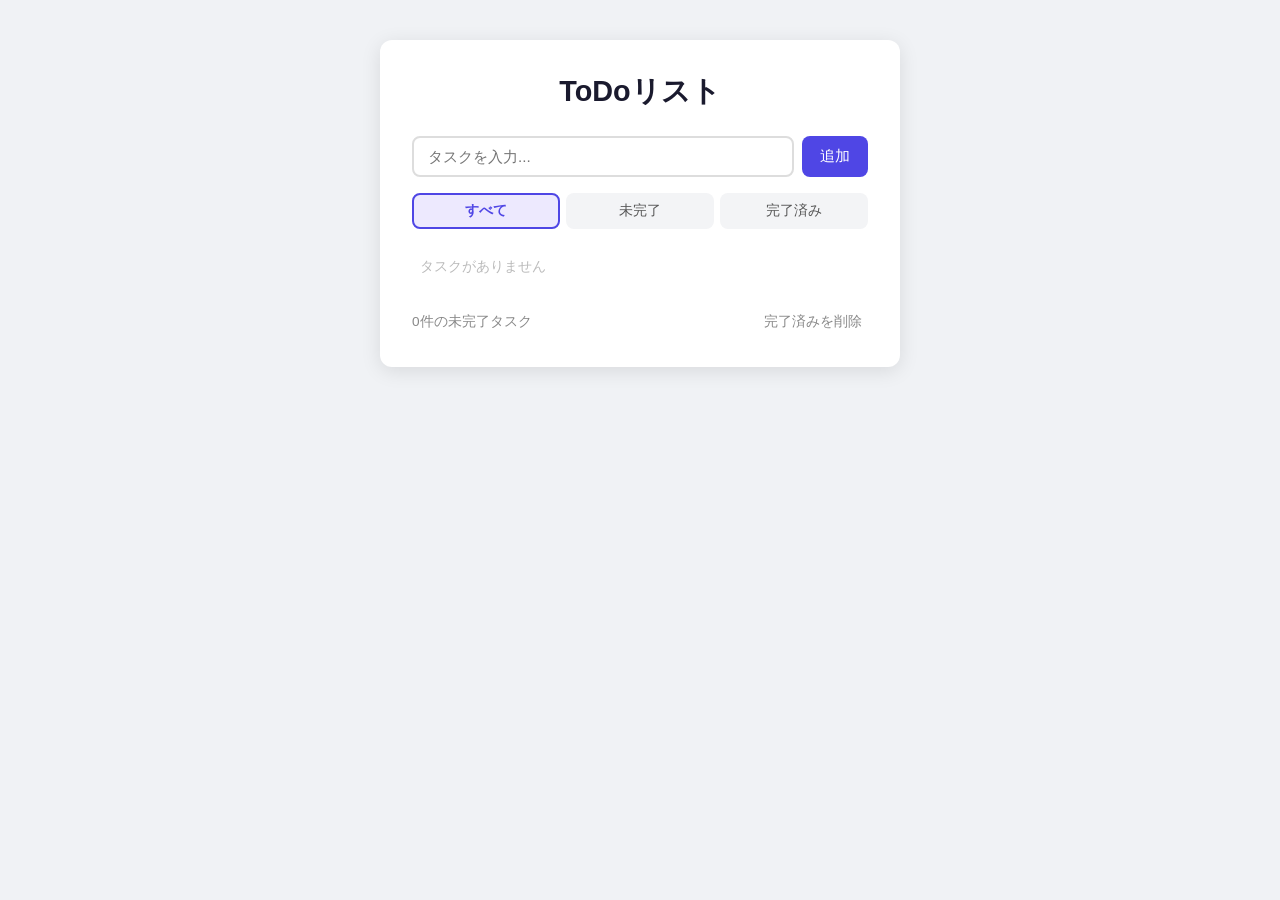
<file: index.html>
<!DOCTYPE html>
<html lang="ja">
<head>
  <meta charset="UTF-8" />
  <meta name="viewport" content="width=device-width, initial-scale=1.0" />
  <title>ToDoリスト</title>
  <link rel="stylesheet" href="style.css" />
</head>
<body>
  <div class="container">
    <h1>ToDoリスト</h1>

    <form id="todo-form" class="input-area">
      <input
        type="text"
        id="todo-input"
        placeholder="タスクを入力..."
        autocomplete="off"
        maxlength="100"
      />
      <button type="submit">追加</button>
    </form>

    <div class="filters">
      <button class="filter-btn active" data-filter="all">すべて</button>
      <button class="filter-btn" data-filter="active">未完了</button>
      <button class="filter-btn" data-filter="completed">完了済み</button>
    </div>

    <ul id="todo-list"></ul>

    <div class="footer">
      <span id="remaining-count">0件の未完了タスク</span>
      <button id="clear-completed">完了済みを削除</button>
    </div>
  </div>

  <script src="app.js"></script>
</body>
</html>
</file>
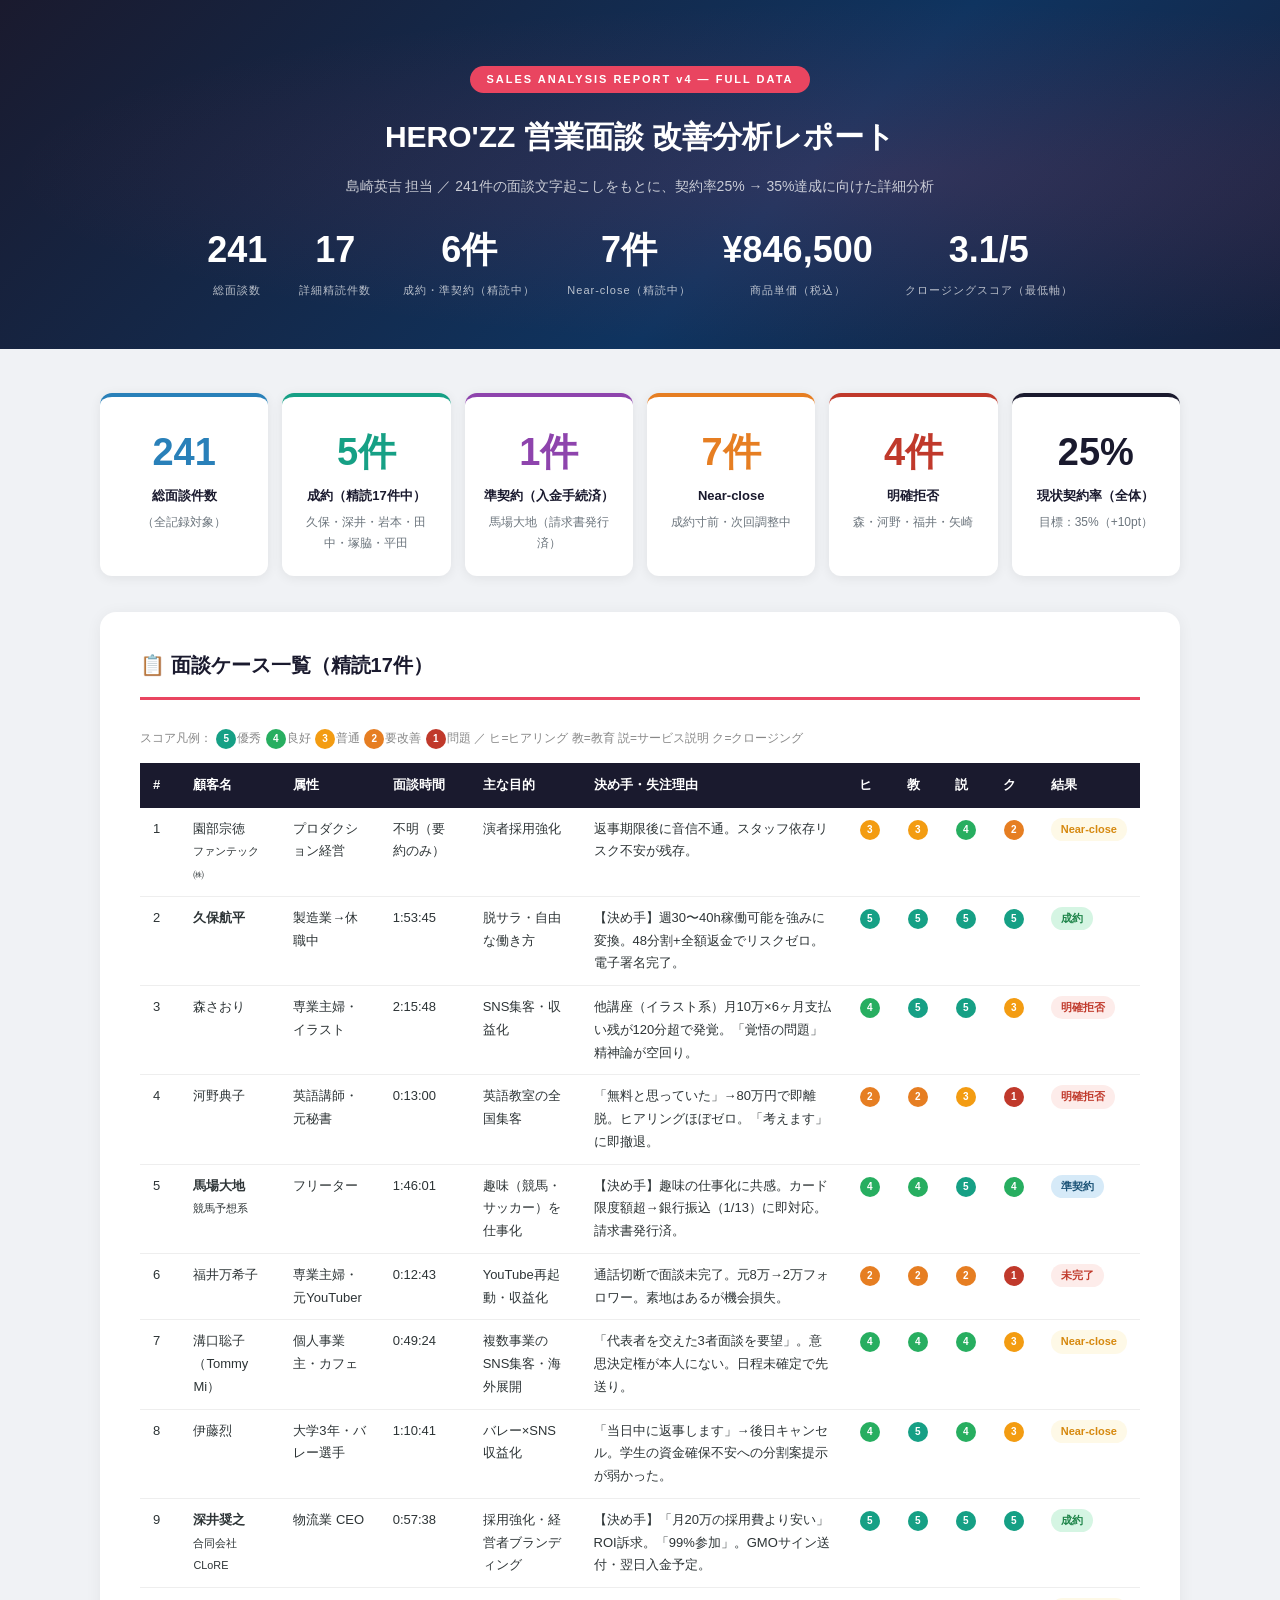
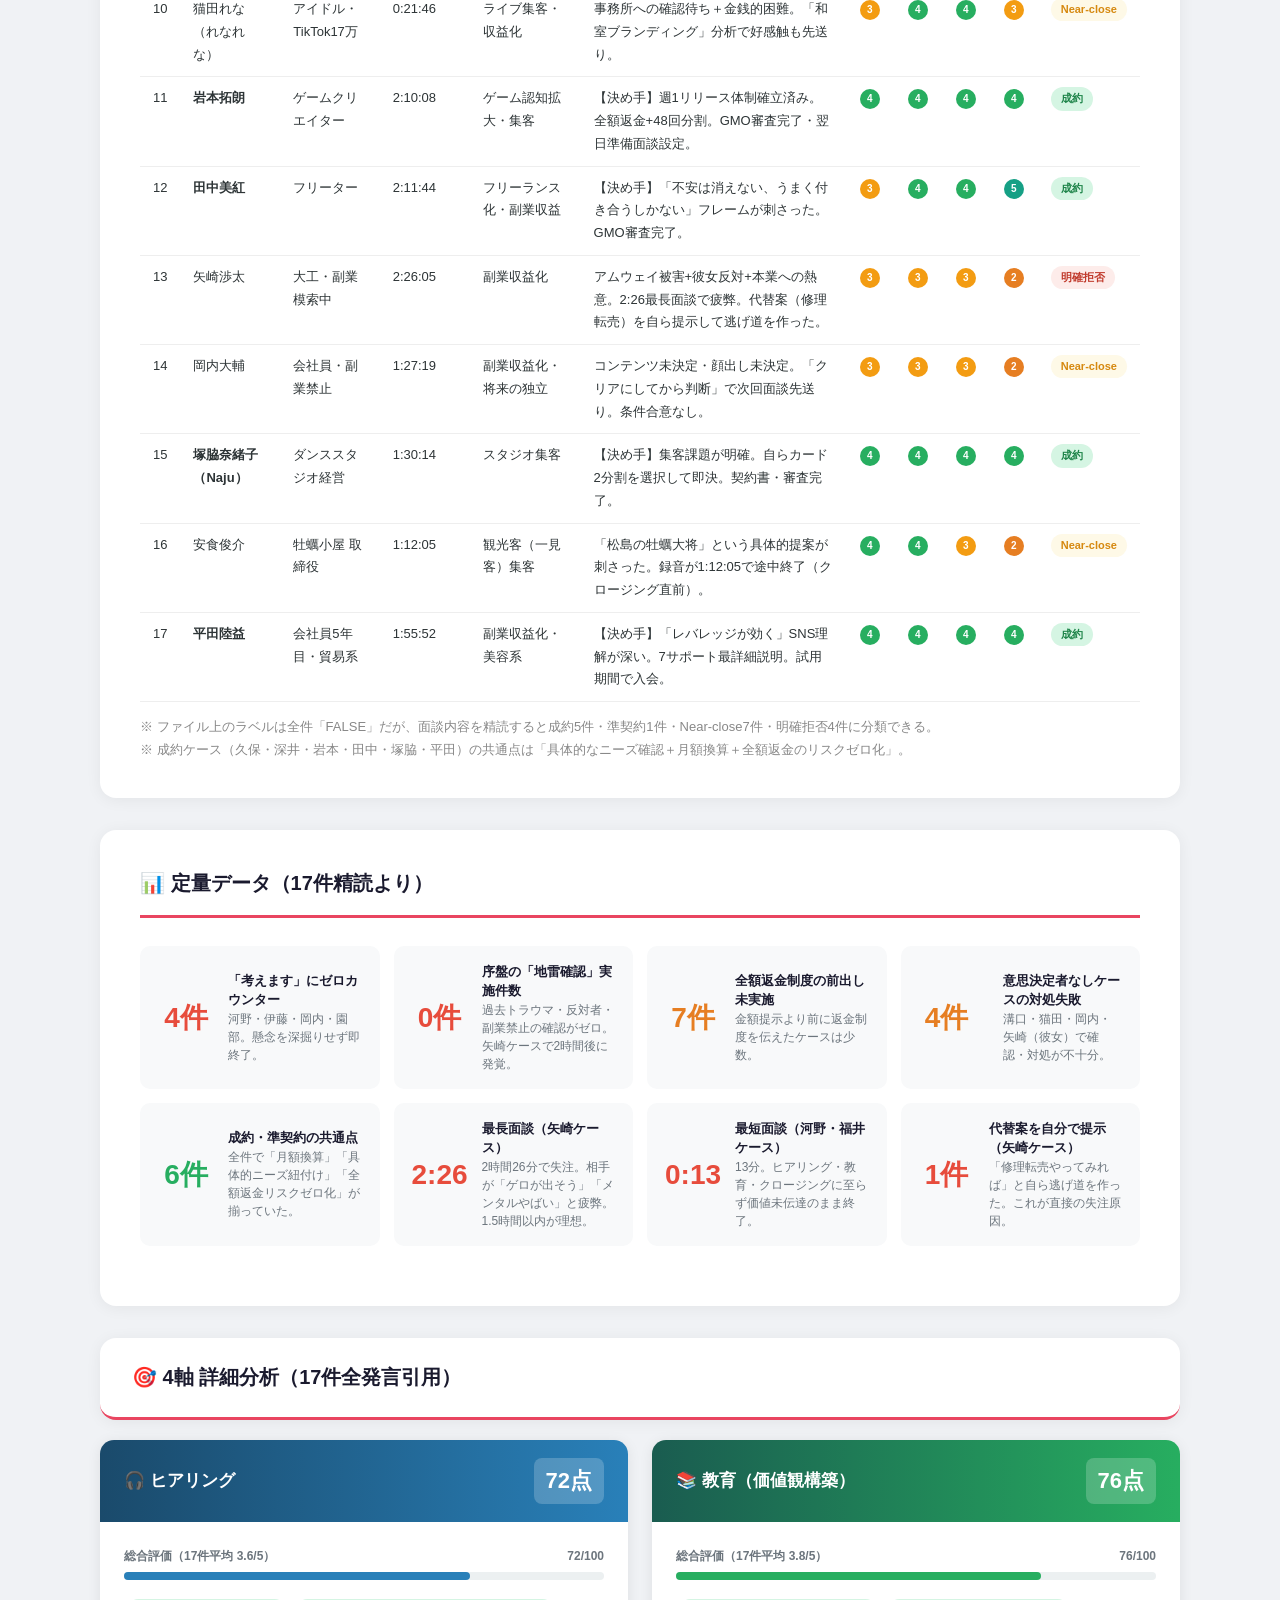
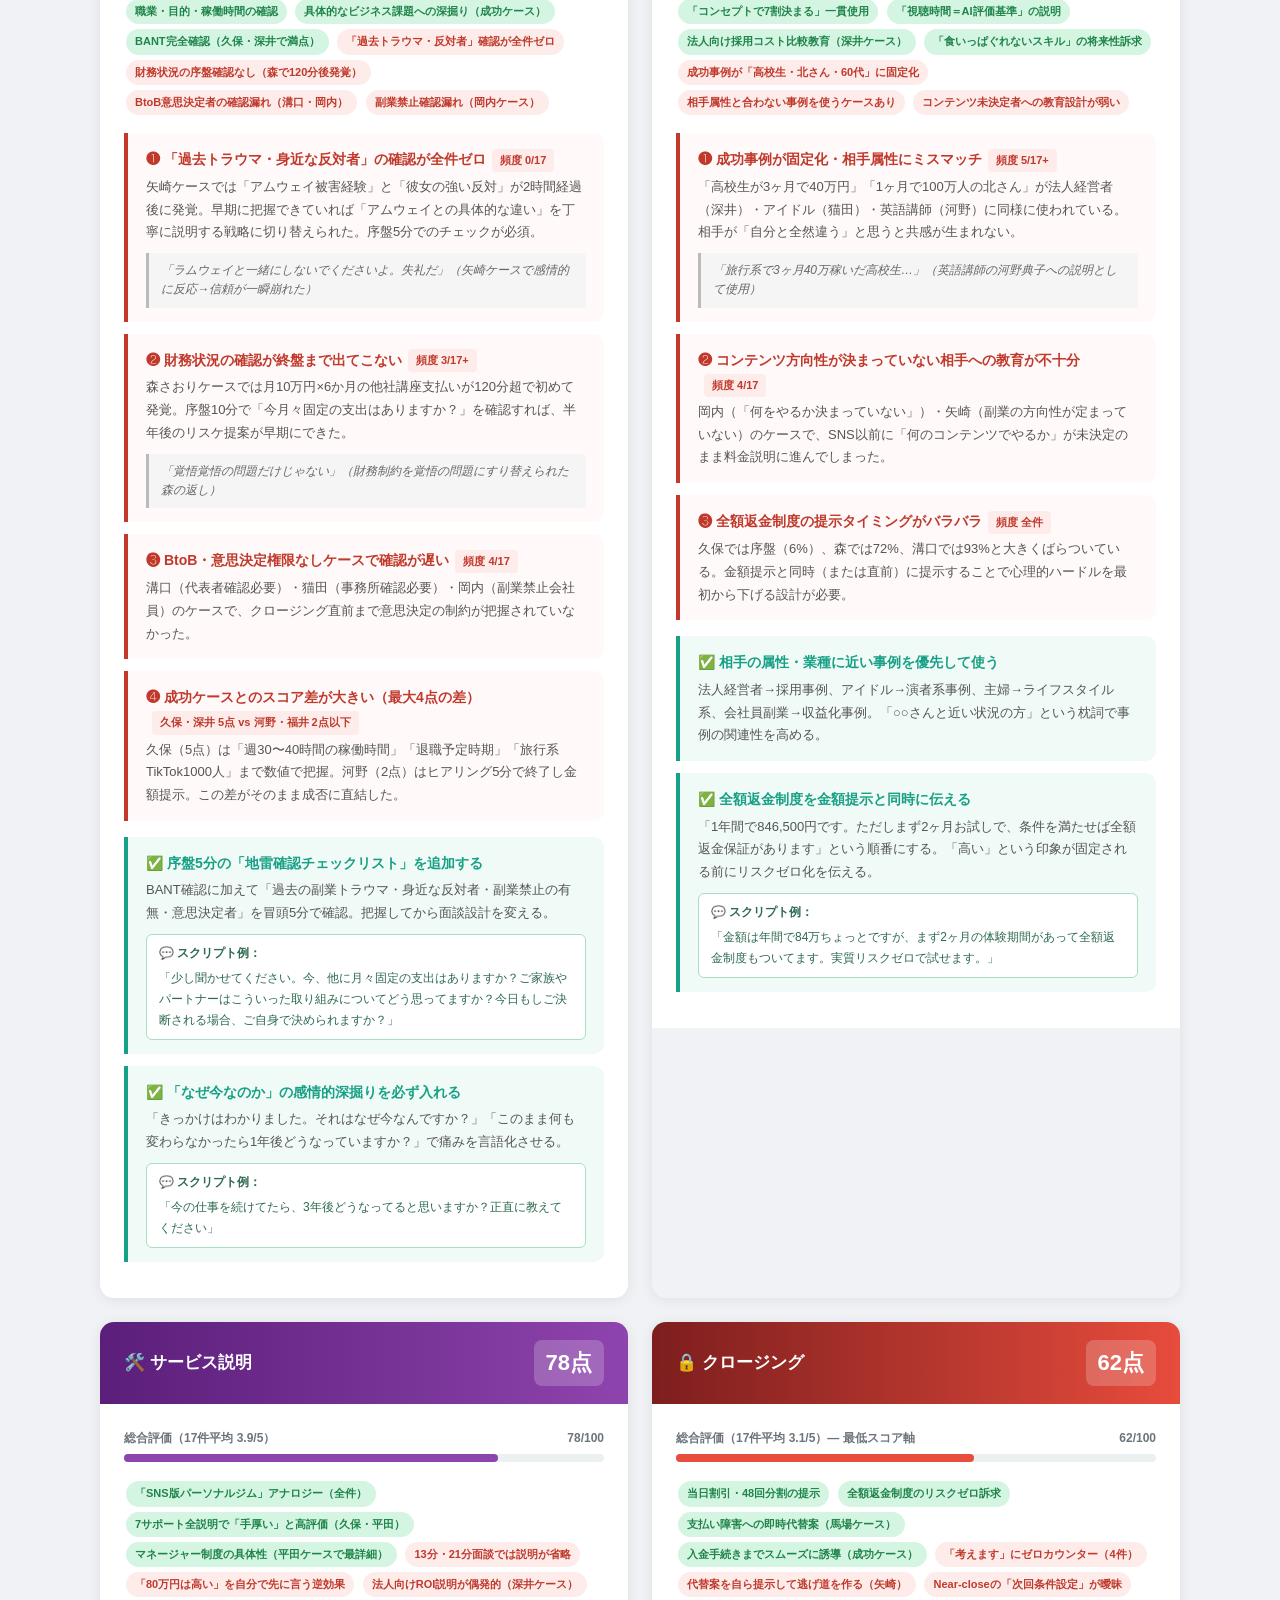
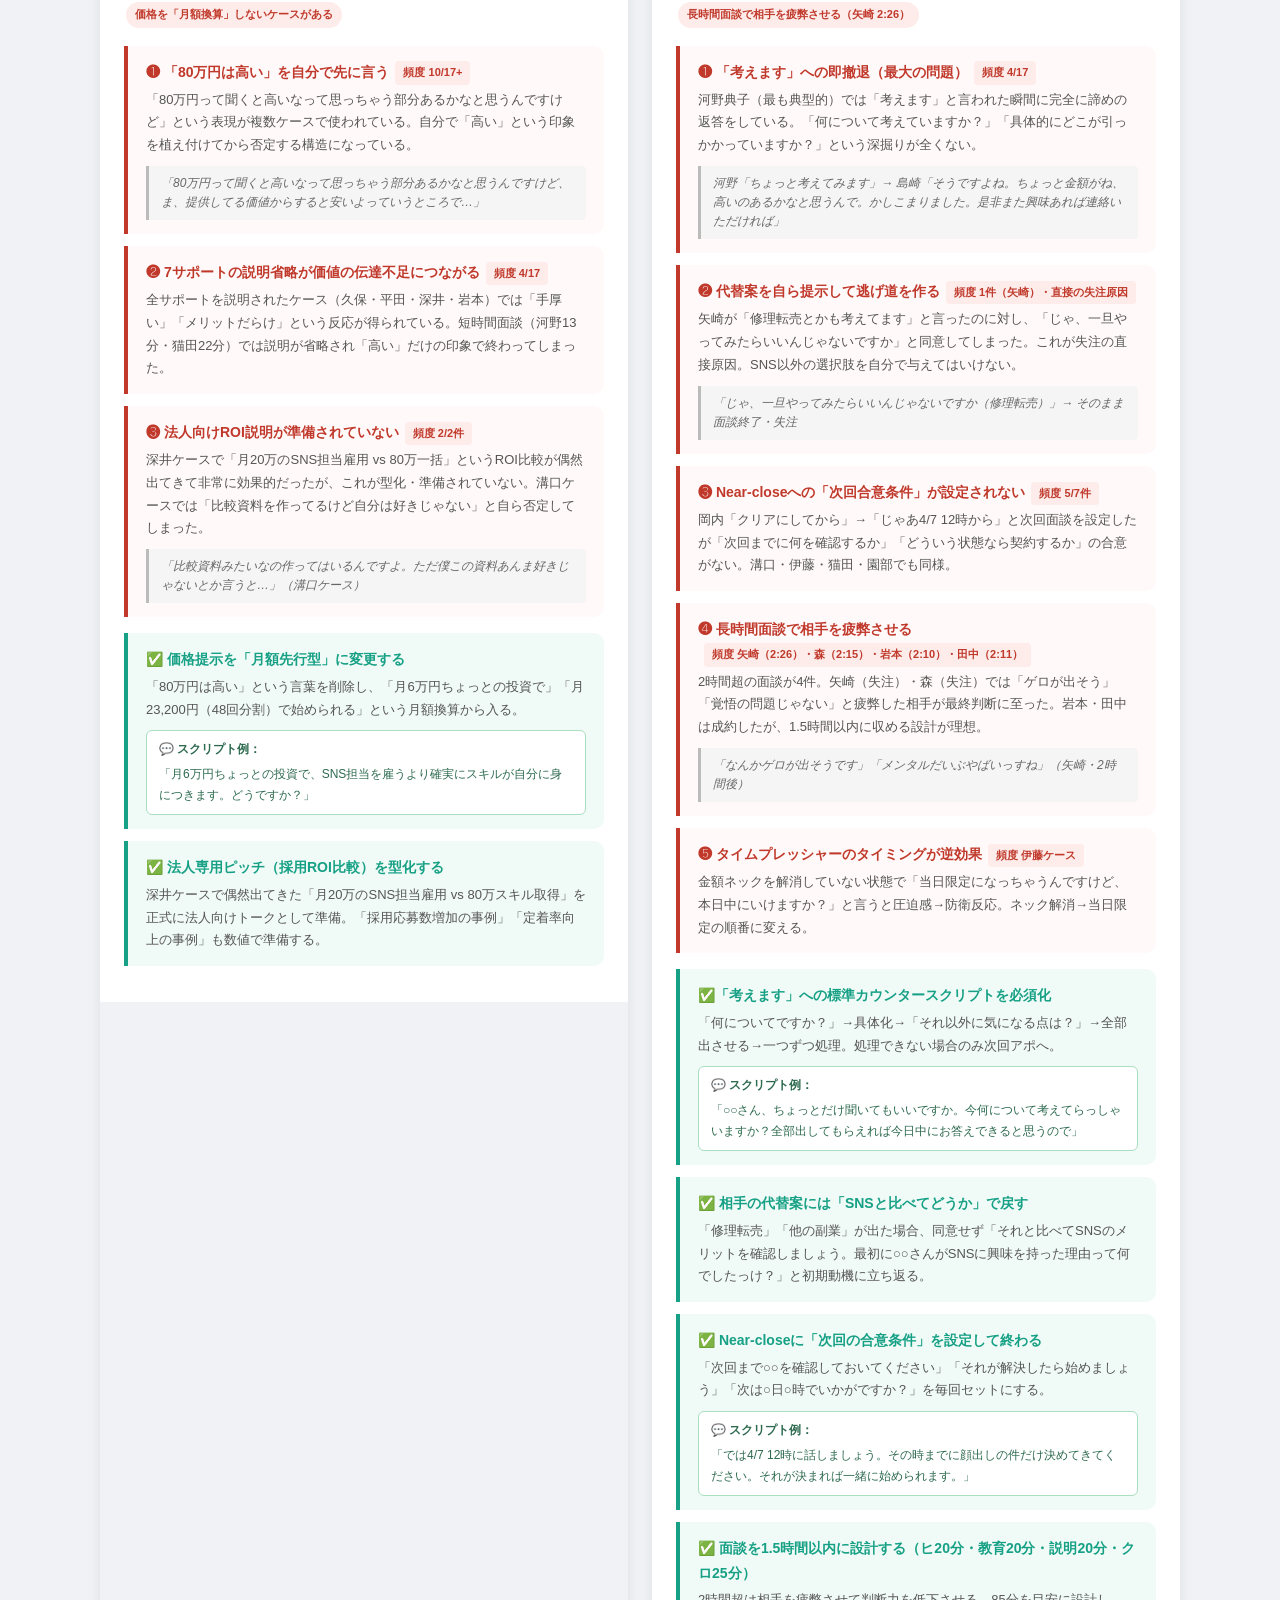
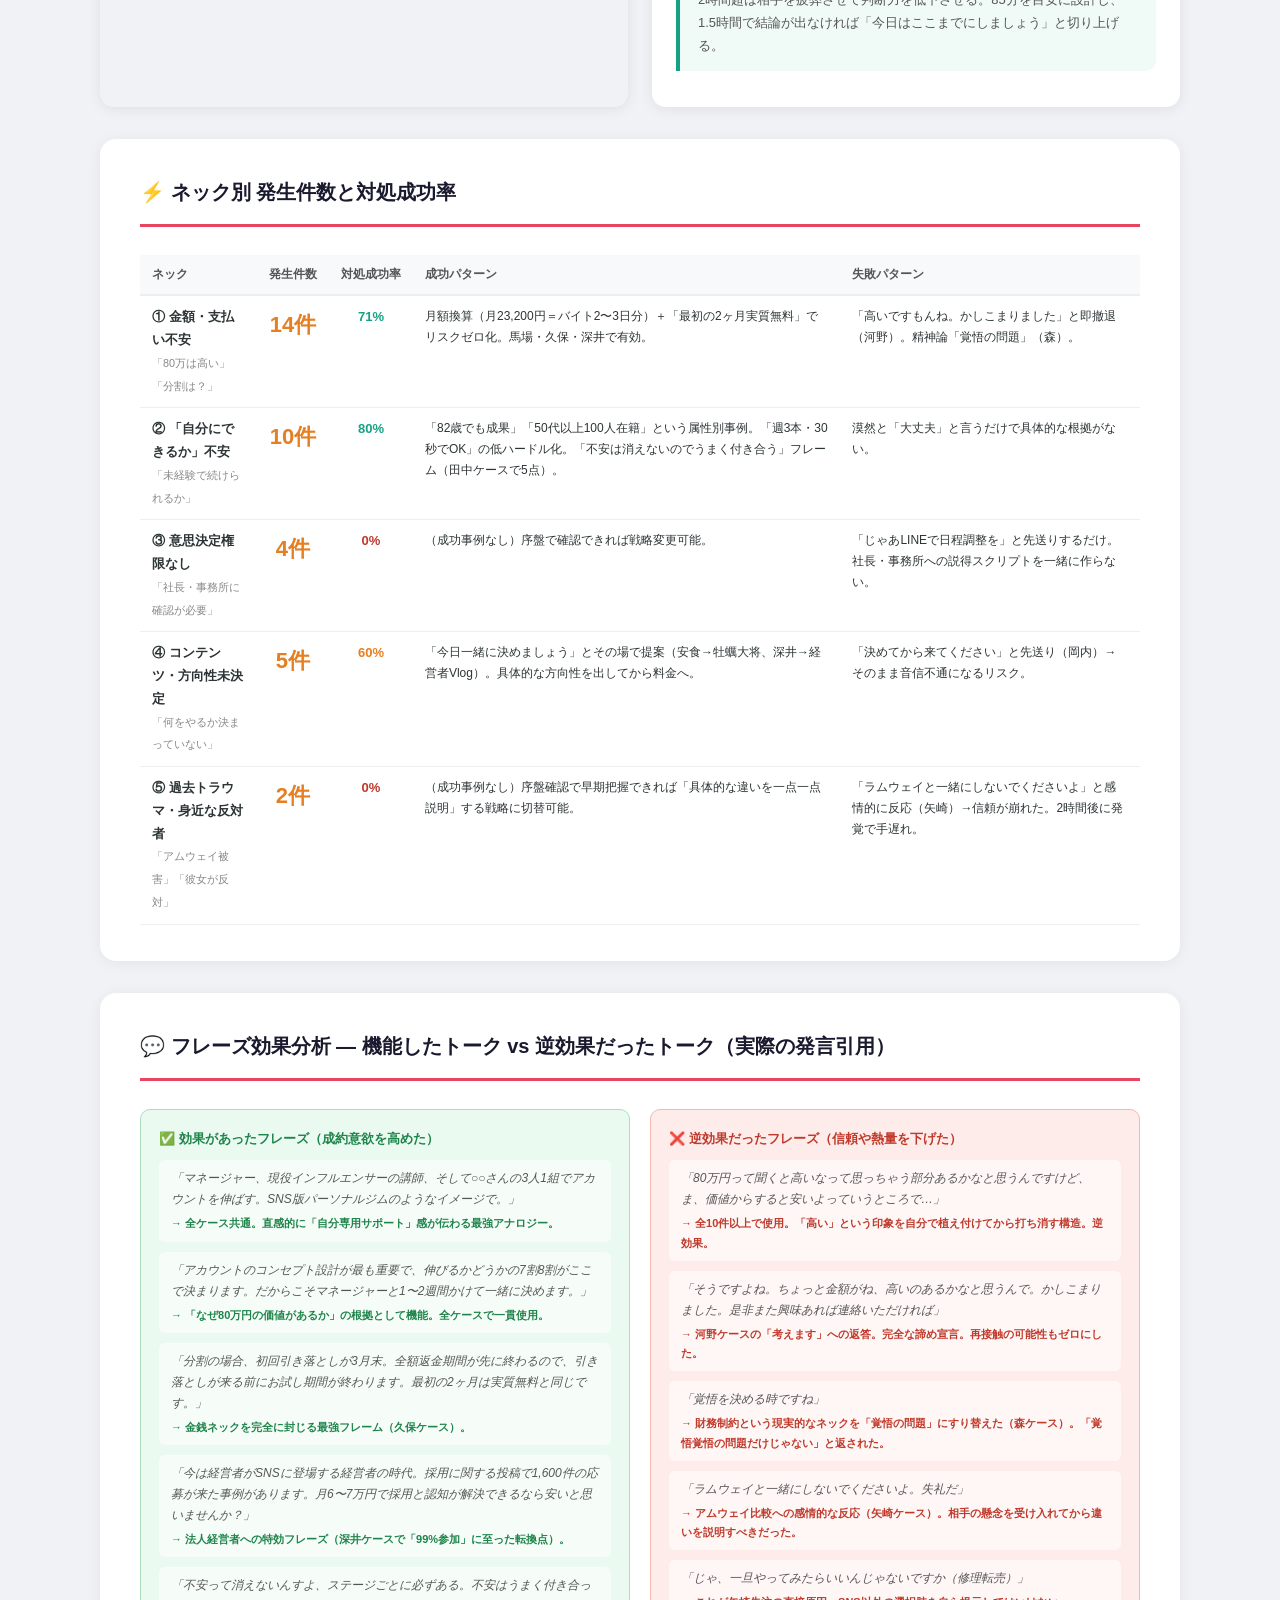
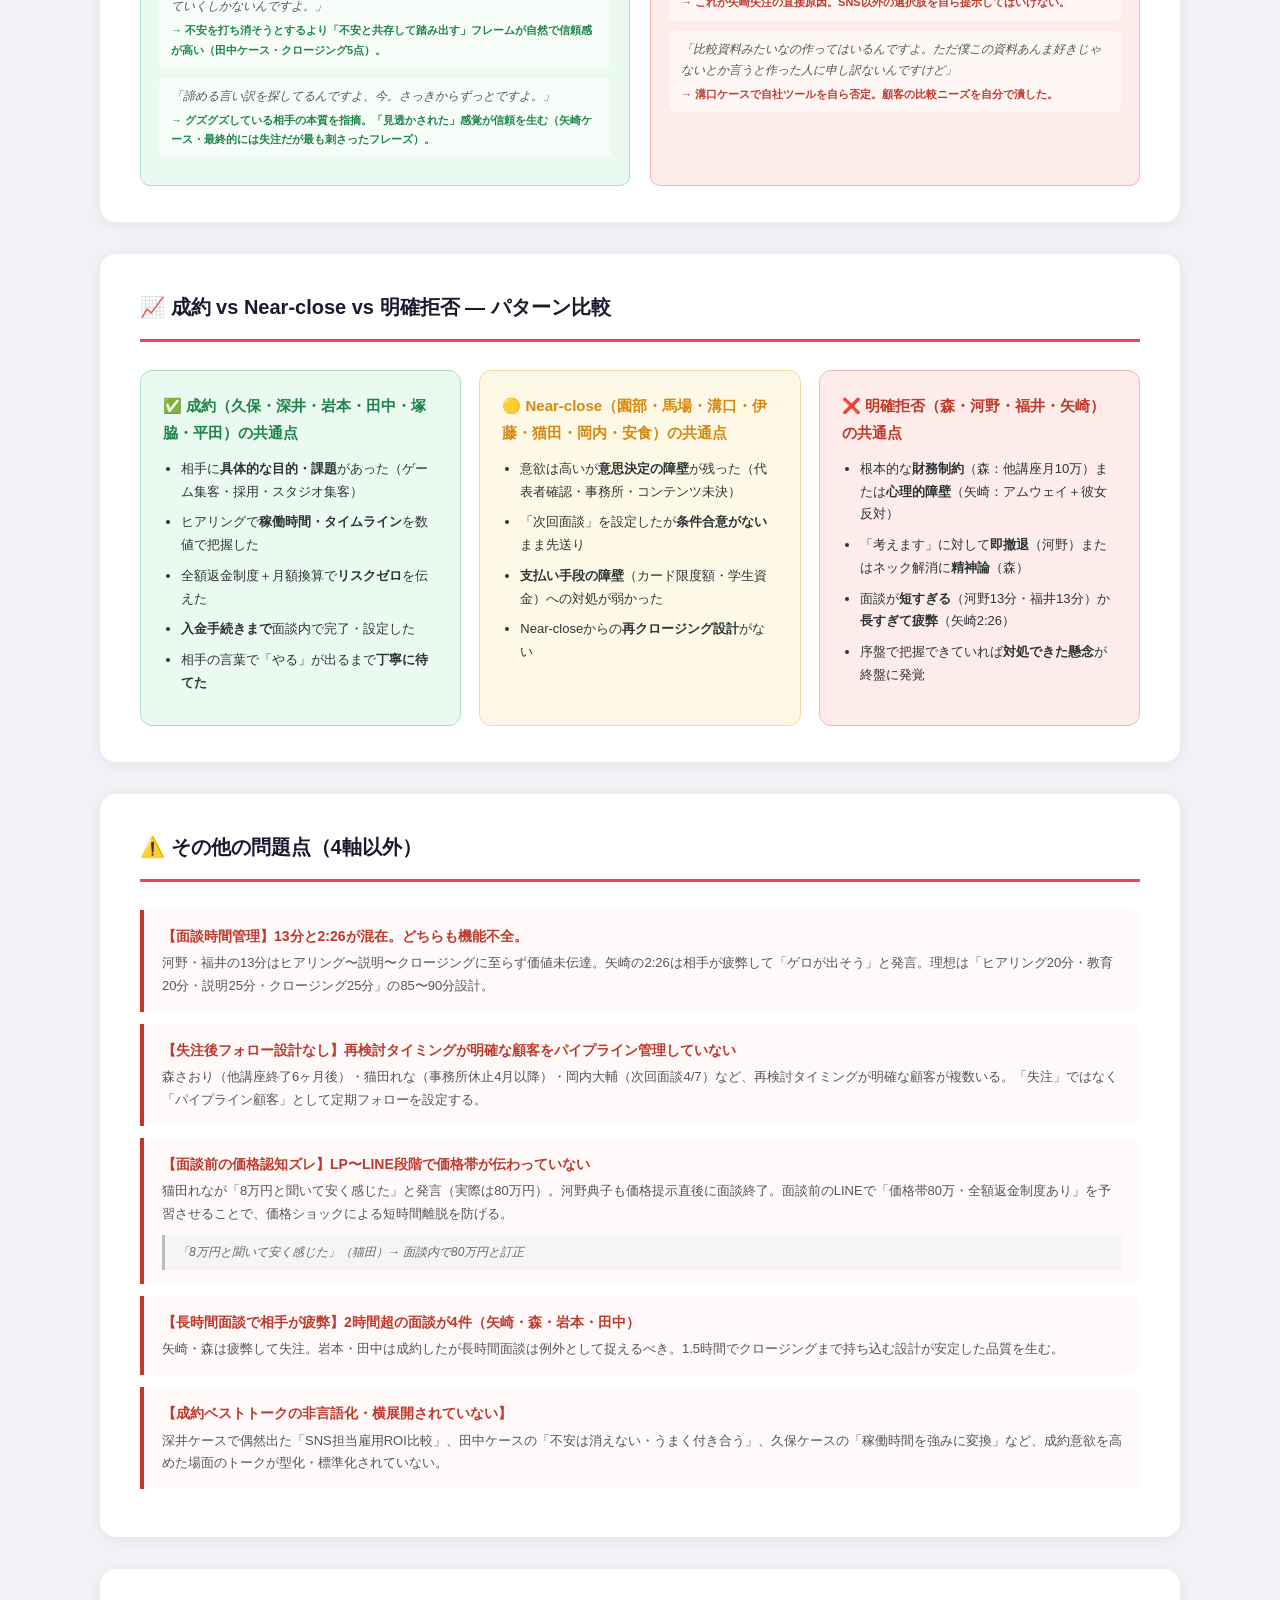
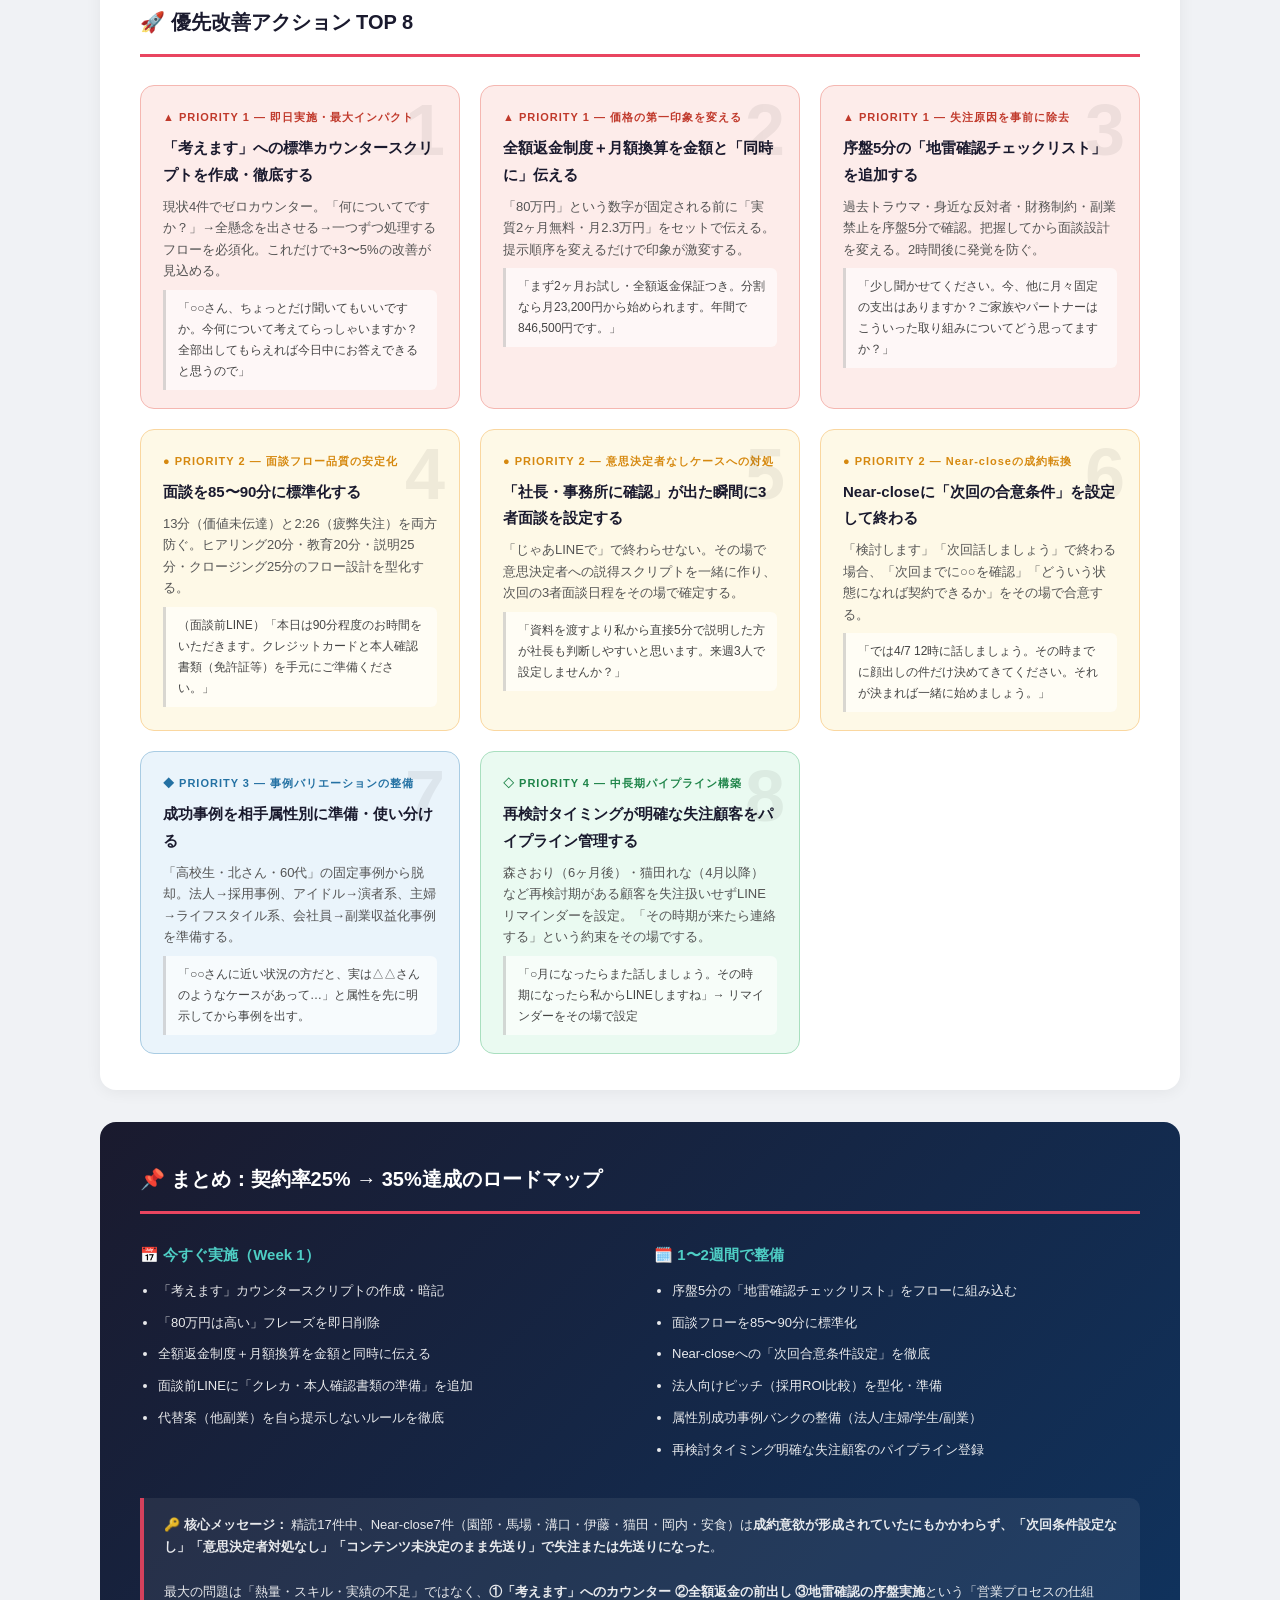
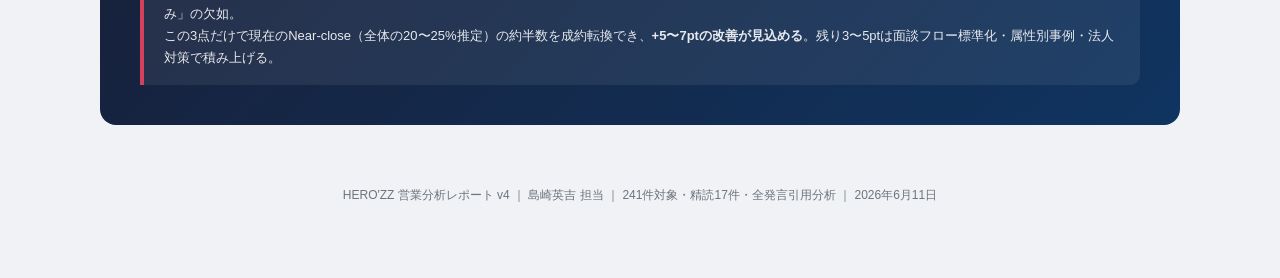
<file: sales_analysis.html>
<!DOCTYPE html>
<html lang="ja">
<head>
  <meta charset="UTF-8">
  <meta name="viewport" content="width=device-width, initial-scale=1.0">
  <title>HERO'ZZ 営業分析レポート v4</title>
  <style>
    :root {
      --primary: #1a1a2e;
      --accent: #e94560;
      --accent2: #0f3460;
      --success: #16a085;
      --warning: #e67e22;
      --danger: #c0392b;
      --info: #2980b9;
      --light: #f8f9fa;
      --gray: #6c757d;
    }
    * { box-sizing: border-box; margin: 0; padding: 0; }
    body {
      font-family: 'Hiragino Sans', 'Meiryo', sans-serif;
      background: #f0f2f5;
      color: #2d3436;
      line-height: 1.75;
    }

    /* ===== HERO ===== */
    .hero {
      background: linear-gradient(135deg, #1a1a2e 0%, #0f3460 60%, #16213e 100%);
      color: #fff;
      padding: 64px 40px 48px;
      text-align: center;
      position: relative;
      overflow: hidden;
    }
    .hero::before {
      content: '';
      position: absolute; inset: 0;
      background: radial-gradient(ellipse at 70% 50%, rgba(233,69,96,0.15) 0%, transparent 70%);
    }
    .hero .badge {
      display: inline-block;
      background: var(--accent);
      color: #fff;
      font-size: 11px;
      font-weight: 700;
      padding: 4px 16px;
      border-radius: 20px;
      letter-spacing: 2px;
      margin-bottom: 18px;
      position: relative;
    }
    .hero h1 { font-size: 30px; font-weight: 900; margin-bottom: 10px; position: relative; }
    .hero .subtitle { font-size: 14px; opacity: 0.75; position: relative; }
    .hero .meta { margin-top: 20px; display: flex; justify-content: center; gap: 32px; flex-wrap: wrap; position: relative; }
    .hero .meta-item { text-align: center; }
    .hero .meta-item .num { font-size: 36px; font-weight: 900; color: #fff; }
    .hero .meta-item .label { font-size: 11px; opacity: 0.7; letter-spacing: 1px; }

    /* ===== CONTAINER ===== */
    .container { max-width: 1120px; margin: 0 auto; padding: 44px 20px; }

    /* ===== SECTION ===== */
    .section {
      background: #fff;
      border-radius: 16px;
      padding: 36px 40px;
      margin-bottom: 32px;
      box-shadow: 0 2px 16px rgba(0,0,0,0.06);
    }
    .section-title {
      font-size: 20px;
      font-weight: 900;
      color: var(--primary);
      margin-bottom: 28px;
      padding-bottom: 14px;
      border-bottom: 3px solid var(--accent);
      display: flex;
      align-items: center;
      gap: 10px;
    }

    /* ===== KPI GRID ===== */
    .kpi-grid {
      display: grid;
      grid-template-columns: repeat(auto-fit, minmax(160px, 1fr));
      gap: 14px;
      margin-bottom: 36px;
    }
    .kpi-card {
      background: #fff;
      border-radius: 12px;
      padding: 22px 18px;
      text-align: center;
      box-shadow: 0 2px 12px rgba(0,0,0,0.07);
      border-top: 4px solid #ccc;
    }
    .kpi-card.blue  { border-top-color: var(--info); }
    .kpi-card.green { border-top-color: var(--success); }
    .kpi-card.red   { border-top-color: var(--danger); }
    .kpi-card.orange{ border-top-color: var(--warning); }
    .kpi-card.dark  { border-top-color: var(--primary); }
    .kpi-card.purple{ border-top-color: #8e44ad; }
    .kpi-num { font-size: 38px; font-weight: 900; color: var(--primary); }
    .kpi-num.blue { color: var(--info); }
    .kpi-num.green { color: var(--success); }
    .kpi-num.red { color: var(--danger); }
    .kpi-num.orange { color: var(--warning); }
    .kpi-num.purple { color: #8e44ad; }
    .kpi-label { font-size: 13px; font-weight: 700; color: var(--primary); margin-bottom: 4px; }
    .kpi-sub { font-size: 12px; color: var(--gray); margin-top: 4px; }

    /* ===== CASE TABLE ===== */
    .tbl-wrap { overflow-x: auto; }
    table { width: 100%; border-collapse: collapse; font-size: 13px; }
    th {
      background: var(--primary);
      color: #fff;
      padding: 11px 13px;
      text-align: left;
      white-space: nowrap;
    }
    td { padding: 10px 13px; border-bottom: 1px solid #eee; vertical-align: top; }
    tr:hover td { background: #fafafa; }
    .b-green  { display:inline-block; background:#d5f5e3; color:#1e8449; padding:2px 10px; border-radius:20px; font-size:11px; font-weight:700; white-space:nowrap; }
    .b-blue   { display:inline-block; background:#d6eaf8; color:#1a5276; padding:2px 10px; border-radius:20px; font-size:11px; font-weight:700; white-space:nowrap; }
    .b-red    { display:inline-block; background:#fdecea; color:#c0392b; padding:2px 10px; border-radius:20px; font-size:11px; font-weight:700; white-space:nowrap; }
    .b-orange { display:inline-block; background:#fef9e7; color:#d68910; padding:2px 10px; border-radius:20px; font-size:11px; font-weight:700; white-space:nowrap; }

    /* スコアドット */
    .sd { display:inline-block; width:20px; height:20px; border-radius:50%; font-size:10px; font-weight:800; line-height:20px; text-align:center; color:#fff; margin:0 1px; }
    .s5{background:#16a085;} .s4{background:#27ae60;} .s3{background:#f39c12;} .s2{background:#e67e22;} .s1{background:#c0392b;}

    /* ===== 4-AXIS CARDS ===== */
    .axis-grid {
      display: grid;
      grid-template-columns: 1fr 1fr;
      gap: 24px;
      margin-bottom: 32px;
    }
    @media(max-width:780px){ .axis-grid { grid-template-columns:1fr; } }

    .axis-card { border-radius: 14px; overflow: hidden; box-shadow: 0 2px 14px rgba(0,0,0,0.08); }
    .ax-hd {
      padding: 18px 24px;
      color: #fff;
      font-weight: 900;
      font-size: 17px;
      display: flex;
      align-items: center;
      justify-content: space-between;
    }
    .ax-hd.h1 { background: linear-gradient(90deg,#1a4a6b,#2980b9); }
    .ax-hd.h2 { background: linear-gradient(90deg,#1a5c50,#27ae60); }
    .ax-hd.h3 { background: linear-gradient(90deg,#5b1e7a,#8e44ad); }
    .ax-hd.h4 { background: linear-gradient(90deg,#7d1e1e,#e74c3c); }
    .ax-score-badge {
      background: rgba(255,255,255,0.2);
      border-radius: 8px;
      padding: 4px 12px;
      font-size: 22px;
      font-weight: 900;
    }
    .ax-body { background: #fff; padding: 24px; }

    .score-row { margin-bottom: 16px; }
    .score-row .sl { font-size: 12px; color: var(--gray); font-weight: 700; margin-bottom: 5px; display:flex; justify-content:space-between; }
    .bar-bg { background: #ecf0f1; border-radius: 6px; height: 8px; }
    .bar-fill { height: 8px; border-radius: 6px; }
    .bar-h1 { background: #2980b9; }
    .bar-h2 { background: #27ae60; }
    .bar-h3 { background: #8e44ad; }
    .bar-h4 { background: #e74c3c; }

    .tag { display:inline-block; font-size:11px; font-weight:700; padding:3px 9px; border-radius:20px; margin:2px; }
    .tg { background:#d5f5e3; color:#1e8449; }
    .tb { background:#fdecea; color:#c0392b; }

    /* ===== ISSUE / IMPROVE LIST ===== */
    .issue-list, .improve-list { list-style:none; margin-top:16px; }
    .issue-list li {
      padding: 14px 18px;
      border-left: 4px solid var(--danger);
      background: #fff9f9;
      border-radius: 0 10px 10px 0;
      margin-bottom: 12px;
    }
    .issue-list li .it { font-weight:800; color:var(--danger); font-size:14px; margin-bottom:4px; }
    .issue-list li .id { color:#555; font-size:13px; }
    .issue-list li .quote {
      margin-top: 9px;
      background: #f5f5f5;
      border-left: 3px solid #bbb;
      padding: 8px 12px;
      font-size: 12px;
      color: #666;
      border-radius: 0 4px 4px 0;
      font-style: italic;
      line-height: 1.6;
    }
    .freq { display:inline-block; background:#fdecea; color:#c0392b; font-size:11px; font-weight:700; padding:2px 8px; border-radius:4px; margin-left:6px; vertical-align:middle; }

    .improve-list li {
      padding: 14px 18px;
      border-left: 4px solid var(--success);
      background: #f0faf6;
      border-radius: 0 10px 10px 0;
      margin-bottom: 12px;
    }
    .improve-list li .imt { font-weight:800; color:var(--success); font-size:14px; margin-bottom:4px; }
    .improve-list li .imd { color:#555; font-size:13px; }
    .improve-list li .script {
      margin-top:9px;
      background: #fff;
      border: 1px solid #a9dfbf;
      padding: 8px 12px;
      font-size: 12px;
      color: #2d6a4f;
      border-radius: 6px;
    }
    .improve-list li .script::before { content:'💬 スクリプト例：'; font-weight:700; display:block; margin-bottom:4px; }

    /* ===== PATTERN GRID ===== */
    .pattern-grid { display:grid; grid-template-columns:1fr 1fr; gap:20px; }
    @media(max-width:680px){ .pattern-grid { grid-template-columns:1fr; } }
    .pbox { border-radius:12px; padding:22px; }
    .pbox.ok { background:#eafaf1; border:1px solid #a9dfbf; }
    .pbox.ng { background:#fdecea; border:1px solid #f5b7b1; }
    .pbox.near { background:#fef9e7; border:1px solid #fad7a0; }
    .pbox h4 { font-size:15px; font-weight:900; margin-bottom:12px; }
    .pbox h4.ok { color:#1e8449; }
    .pbox h4.ng { color:#c0392b; }
    .pbox h4.near { color:#d68910; }
    .pbox ul { padding-left:18px; font-size:13px; }
    .pbox ul li { margin-bottom:8px; }

    /* ===== PRIORITY ACTIONS ===== */
    .action-grid {
      display: grid;
      grid-template-columns: repeat(auto-fit, minmax(320px, 1fr));
      gap: 20px;
    }
    .action-card {
      border-radius: 14px;
      padding: 22px 22px 18px;
      position: relative;
      overflow: hidden;
    }
    .action-card::after {
      content: attr(data-n);
      position: absolute; right: 14px; top: 8px;
      font-size: 72px; font-weight: 900;
      opacity: 0.06; color: #000;
      line-height: 1;
    }
    .action-card.p1 { background:#fdecea; border:1px solid #f5b7b1; }
    .action-card.p2 { background:#fef9e7; border:1px solid #fad7a0; }
    .action-card.p3 { background:#eaf4fb; border:1px solid #a9cce3; }
    .action-card.p4 { background:#eafaf1; border:1px solid #a9dfbf; }
    .ac-pri { font-size:11px; font-weight:800; letter-spacing:1px; margin-bottom:8px; }
    .p1 .ac-pri { color:#c0392b; }
    .p2 .ac-pri { color:#d68910; }
    .p3 .ac-pri { color:#2471a3; }
    .p4 .ac-pri { color:#1e8449; }
    .action-card h4 { font-size:15px; font-weight:900; color:var(--primary); margin-bottom:8px; }
    .action-card p { font-size:13px; color:#555; line-height:1.65; margin-bottom:8px; }
    .action-card .sc {
      background:rgba(255,255,255,0.6);
      border-left:3px solid rgba(0,0,0,0.15);
      padding:8px 12px;
      font-size:12px;
      color:#444;
      border-radius:0 6px 6px 0;
    }

    /* ===== STATS ROW ===== */
    .stats-grid {
      display: grid;
      grid-template-columns: repeat(auto-fit, minmax(200px, 1fr));
      gap: 14px;
      margin-bottom: 24px;
    }
    .stat-box {
      background: #f8f9fa;
      border-radius: 10px;
      padding: 16px 18px;
      display: flex;
      align-items: center;
      gap: 14px;
    }
    .stat-box .snum { font-size: 28px; font-weight: 900; color: var(--primary); min-width: 56px; text-align: center; }
    .stat-box .stxt { font-size: 12px; color: var(--gray); line-height: 1.5; }
    .stat-box .stxt strong { display:block; color:var(--primary); font-size:13px; }

    /* ===== PHRASE TABLE ===== */
    .phrase-section { margin-top:20px; }
    .phrase-row {
      display: grid;
      grid-template-columns: 1fr 1fr;
      gap: 20px;
      margin-top: 14px;
    }
    @media(max-width:680px){ .phrase-row { grid-template-columns:1fr; } }
    .ph-box { border-radius:10px; padding:18px; }
    .ph-box.good { background:#eafaf1; border:1px solid #a9dfbf; }
    .ph-box.bad  { background:#fdecea; border:1px solid #f5b7b1; }
    .ph-box h5 { font-size:13px; font-weight:800; margin-bottom:10px; }
    .ph-box.good h5 { color:#1e8449; }
    .ph-box.bad  h5 { color:#c0392b; }
    .ph-item { font-size:12px; color:#555; margin-bottom:10px; padding:8px 12px; background:rgba(255,255,255,0.6); border-radius:6px; font-style:italic; }
    .ph-item .why { font-style:normal; font-weight:700; font-size:11px; margin-top:4px; }
    .ph-box.good .ph-item .why { color:#1e8449; }
    .ph-box.bad  .ph-item .why { color:#c0392b; }

    /* ===== SUMMARY ===== */
    .summary-section {
      background: linear-gradient(135deg, #1a1a2e, #0f3460);
      color: #fff;
      border-radius: 16px;
      padding: 40px;
      margin-bottom: 32px;
    }
    .summary-section .section-title { color:#fff; border-bottom-color: var(--accent); }
    .summary-grid { display:grid; grid-template-columns:1fr 1fr; gap:28px; }
    @media(max-width:680px){ .summary-grid { grid-template-columns:1fr; } }
    .summary-col h4 { font-size:15px; color: #4ecdc4; margin-bottom:12px; font-weight:800; }
    .summary-col ul { padding-left:18px; font-size:13px; opacity:.9; }
    .summary-col ul li { margin-bottom:9px; }
    .summary-alert {
      margin-top:28px;
      background:rgba(255,255,255,0.08);
      border-left:4px solid var(--accent);
      border-radius:0 10px 10px 0;
      padding:16px 20px;
      font-size:13px;
      opacity:.9;
      line-height:1.7;
    }

    /* ===== NECK TABLE ===== */
    .neck-table { width:100%; border-collapse:collapse; font-size:13px; margin-top:8px; }
    .neck-table th { background:#f8f9fa; color:#555; padding:9px 12px; text-align:left; font-weight:700; font-size:12px; border-bottom:2px solid #eee; }
    .neck-table td { padding:10px 12px; border-bottom:1px solid #eee; vertical-align:top; }
    .neck-table tr:hover td { background:#fafafa; }
    .rate-hi { color:#16a085; font-weight:900; }
    .rate-mid { color:#e67e22; font-weight:900; }
    .rate-lo { color:#c0392b; font-weight:900; }

    footer { text-align:center; padding:28px; color:var(--gray); font-size:12px; }

    @media(max-width:600px){
      .hero h1 { font-size:22px; }
      .section { padding:20px; }
      .summary-section { padding:22px; }
    }
  </style>
</head>
<body>

<!-- ===== HERO ===== -->
<div class="hero">
  <div class="badge">SALES ANALYSIS REPORT v4 — FULL DATA</div>
  <h1>HERO'ZZ 営業面談 改善分析レポート</h1>
  <p class="subtitle">島崎英吉 担当 ／ 241件の面談文字起こしをもとに、契約率25% → 35%達成に向けた詳細分析</p>
  <div class="meta">
    <div class="meta-item"><div class="num">241</div><div class="label">総面談数</div></div>
    <div class="meta-item"><div class="num">17</div><div class="label">詳細精読件数</div></div>
    <div class="meta-item"><div class="num">6件</div><div class="label">成約・準契約（精読中）</div></div>
    <div class="meta-item"><div class="num">7件</div><div class="label">Near-close（精読中）</div></div>
    <div class="meta-item"><div class="num">¥846,500</div><div class="label">商品単価（税込）</div></div>
    <div class="meta-item"><div class="num">3.1/5</div><div class="label">クロージングスコア（最低軸）</div></div>
  </div>
</div>

<div class="container">

<!-- ===== KPI ===== -->
<div class="kpi-grid">
  <div class="kpi-card blue">
    <div class="kpi-num blue">241</div>
    <div class="kpi-label">総面談件数</div>
    <div class="kpi-sub">（全記録対象）</div>
  </div>
  <div class="kpi-card green">
    <div class="kpi-num green">5件</div>
    <div class="kpi-label">成約（精読17件中）</div>
    <div class="kpi-sub">久保・深井・岩本・田中・塚脇・平田</div>
  </div>
  <div class="kpi-card purple">
    <div class="kpi-num purple">1件</div>
    <div class="kpi-label">準契約（入金手続済）</div>
    <div class="kpi-sub">馬場大地（請求書発行済）</div>
  </div>
  <div class="kpi-card orange">
    <div class="kpi-num orange">7件</div>
    <div class="kpi-label">Near-close</div>
    <div class="kpi-sub">成約寸前・次回調整中</div>
  </div>
  <div class="kpi-card red">
    <div class="kpi-num red">4件</div>
    <div class="kpi-label">明確拒否</div>
    <div class="kpi-sub">森・河野・福井・矢崎</div>
  </div>
  <div class="kpi-card dark">
    <div class="kpi-num">25%</div>
    <div class="kpi-label">現状契約率（全体）</div>
    <div class="kpi-sub">目標：35%（+10pt）</div>
  </div>
</div>

<!-- ===== CASE TABLE ===== -->
<div class="section">
  <div class="section-title">📋 面談ケース一覧（精読17件）</div>
  <p style="font-size:12px;color:#888;margin-bottom:14px;">
    スコア凡例：
    <span class="sd s5">5</span>優秀
    <span class="sd s4">4</span>良好
    <span class="sd s3">3</span>普通
    <span class="sd s2">2</span>要改善
    <span class="sd s1">1</span>問題
    ／ ヒ=ヒアリング 教=教育 説=サービス説明 ク=クロージング
  </p>
  <div class="tbl-wrap">
    <table>
      <thead>
        <tr>
          <th>#</th><th>顧客名</th><th>属性</th><th>面談時間</th><th>主な目的</th><th>決め手・失注理由</th><th>ヒ</th><th>教</th><th>説</th><th>ク</th><th>結果</th>
        </tr>
      </thead>
      <tbody>
        <tr>
          <td>1</td><td>園部宗徳<br><small>ファンテック㈱</small></td><td>プロダクション経営</td><td>不明（要約のみ）</td><td>演者採用強化</td><td>返事期限後に音信不通。スタッフ依存リスク不安が残存。</td>
          <td><span class="sd s3">3</span></td><td><span class="sd s3">3</span></td><td><span class="sd s4">4</span></td><td><span class="sd s2">2</span></td>
          <td><span class="b-orange">Near-close</span></td>
        </tr>
        <tr>
          <td>2</td><td><strong>久保航平</strong></td><td>製造業→休職中</td><td>1:53:45</td><td>脱サラ・自由な働き方</td><td>【決め手】週30〜40h稼働可能を強みに変換。48分割+全額返金でリスクゼロ。電子署名完了。</td>
          <td><span class="sd s5">5</span></td><td><span class="sd s5">5</span></td><td><span class="sd s5">5</span></td><td><span class="sd s5">5</span></td>
          <td><span class="b-green">成約</span></td>
        </tr>
        <tr>
          <td>3</td><td>森さおり</td><td>専業主婦・イラスト</td><td>2:15:48</td><td>SNS集客・収益化</td><td>他講座（イラスト系）月10万×6ヶ月支払い残が120分超で発覚。「覚悟の問題」精神論が空回り。</td>
          <td><span class="sd s4">4</span></td><td><span class="sd s5">5</span></td><td><span class="sd s5">5</span></td><td><span class="sd s3">3</span></td>
          <td><span class="b-red">明確拒否</span></td>
        </tr>
        <tr>
          <td>4</td><td>河野典子</td><td>英語講師・元秘書</td><td>0:13:00</td><td>英語教室の全国集客</td><td>「無料と思っていた」→80万円で即離脱。ヒアリングほぼゼロ。「考えます」に即撤退。</td>
          <td><span class="sd s2">2</span></td><td><span class="sd s2">2</span></td><td><span class="sd s3">3</span></td><td><span class="sd s1">1</span></td>
          <td><span class="b-red">明確拒否</span></td>
        </tr>
        <tr>
          <td>5</td><td><strong>馬場大地</strong><br><small>競馬予想系</small></td><td>フリーター</td><td>1:46:01</td><td>趣味（競馬・サッカー）を仕事化</td><td>【決め手】趣味の仕事化に共感。カード限度額超→銀行振込（1/13）に即対応。請求書発行済。</td>
          <td><span class="sd s4">4</span></td><td><span class="sd s4">4</span></td><td><span class="sd s5">5</span></td><td><span class="sd s4">4</span></td>
          <td><span class="b-blue">準契約</span></td>
        </tr>
        <tr>
          <td>6</td><td>福井万希子</td><td>専業主婦・元YouTuber</td><td>0:12:43</td><td>YouTube再起動・収益化</td><td>通話切断で面談未完了。元8万→2万フォロワー。素地はあるが機会損失。</td>
          <td><span class="sd s2">2</span></td><td><span class="sd s2">2</span></td><td><span class="sd s2">2</span></td><td><span class="sd s1">1</span></td>
          <td><span class="b-red">未完了</span></td>
        </tr>
        <tr>
          <td>7</td><td>溝口聡子（Tommy Mi）</td><td>個人事業主・カフェ</td><td>0:49:24</td><td>複数事業のSNS集客・海外展開</td><td>「代表者を交えた3者面談を要望」。意思決定権が本人にない。日程未確定で先送り。</td>
          <td><span class="sd s4">4</span></td><td><span class="sd s4">4</span></td><td><span class="sd s4">4</span></td><td><span class="sd s3">3</span></td>
          <td><span class="b-orange">Near-close</span></td>
        </tr>
        <tr>
          <td>8</td><td>伊藤烈</td><td>大学3年・バレー選手</td><td>1:10:41</td><td>バレー×SNS収益化</td><td>「当日中に返事します」→後日キャンセル。学生の資金確保不安への分割案提示が弱かった。</td>
          <td><span class="sd s4">4</span></td><td><span class="sd s5">5</span></td><td><span class="sd s4">4</span></td><td><span class="sd s3">3</span></td>
          <td><span class="b-orange">Near-close</span></td>
        </tr>
        <tr>
          <td>9</td><td><strong>深井奨之</strong><br><small>合同会社CLoRE</small></td><td>物流業 CEO</td><td>0:57:38</td><td>採用強化・経営者ブランディング</td><td>【決め手】「月20万の採用費より安い」ROI訴求。「99%参加」。GMOサイン送付・翌日入金予定。</td>
          <td><span class="sd s5">5</span></td><td><span class="sd s5">5</span></td><td><span class="sd s5">5</span></td><td><span class="sd s5">5</span></td>
          <td><span class="b-green">成約</span></td>
        </tr>
        <tr>
          <td>10</td><td>猫田れな（れなれな）</td><td>アイドル・TikTok17万</td><td>0:21:46</td><td>ライブ集客・収益化</td><td>事務所への確認待ち＋金銭的困難。「和室ブランディング」分析で好感触も先送り。</td>
          <td><span class="sd s3">3</span></td><td><span class="sd s4">4</span></td><td><span class="sd s4">4</span></td><td><span class="sd s3">3</span></td>
          <td><span class="b-orange">Near-close</span></td>
        </tr>
        <tr>
          <td>11</td><td><strong>岩本拓朗</strong></td><td>ゲームクリエイター</td><td>2:10:08</td><td>ゲーム認知拡大・集客</td><td>【決め手】週1リリース体制確立済み。全額返金+48回分割。GMO審査完了・翌日準備面談設定。</td>
          <td><span class="sd s4">4</span></td><td><span class="sd s4">4</span></td><td><span class="sd s4">4</span></td><td><span class="sd s4">4</span></td>
          <td><span class="b-green">成約</span></td>
        </tr>
        <tr>
          <td>12</td><td><strong>田中美紅</strong></td><td>フリーター</td><td>2:11:44</td><td>フリーランス化・副業収益</td><td>【決め手】「不安は消えない、うまく付き合うしかない」フレームが刺さった。GMO審査完了。</td>
          <td><span class="sd s3">3</span></td><td><span class="sd s4">4</span></td><td><span class="sd s4">4</span></td><td><span class="sd s5">5</span></td>
          <td><span class="b-green">成約</span></td>
        </tr>
        <tr>
          <td>13</td><td>矢崎渉太</td><td>大工・副業模索中</td><td>2:26:05</td><td>副業収益化</td><td>アムウェイ被害+彼女反対+本業への熱意。2:26最長面談で疲弊。代替案（修理転売）を自ら提示して逃げ道を作った。</td>
          <td><span class="sd s3">3</span></td><td><span class="sd s3">3</span></td><td><span class="sd s3">3</span></td><td><span class="sd s2">2</span></td>
          <td><span class="b-red">明確拒否</span></td>
        </tr>
        <tr>
          <td>14</td><td>岡内大輔</td><td>会社員・副業禁止</td><td>1:27:19</td><td>副業収益化・将来の独立</td><td>コンテンツ未決定・顔出し未決定。「クリアにしてから判断」で次回面談先送り。条件合意なし。</td>
          <td><span class="sd s3">3</span></td><td><span class="sd s3">3</span></td><td><span class="sd s3">3</span></td><td><span class="sd s2">2</span></td>
          <td><span class="b-orange">Near-close</span></td>
        </tr>
        <tr>
          <td>15</td><td><strong>塚脇奈緒子（Naju）</strong></td><td>ダンススタジオ経営</td><td>1:30:14</td><td>スタジオ集客</td><td>【決め手】集客課題が明確。自らカード2分割を選択して即決。契約書・審査完了。</td>
          <td><span class="sd s4">4</span></td><td><span class="sd s4">4</span></td><td><span class="sd s4">4</span></td><td><span class="sd s4">4</span></td>
          <td><span class="b-green">成約</span></td>
        </tr>
        <tr>
          <td>16</td><td>安食俊介</td><td>牡蠣小屋 取締役</td><td>1:12:05</td><td>観光客（一見客）集客</td><td>「松島の牡蠣大将」という具体的提案が刺さった。録音が1:12:05で途中終了（クロージング直前）。</td>
          <td><span class="sd s4">4</span></td><td><span class="sd s4">4</span></td><td><span class="sd s3">3</span></td><td><span class="sd s2">2</span></td>
          <td><span class="b-orange">Near-close</span></td>
        </tr>
        <tr>
          <td>17</td><td><strong>平田陸益</strong></td><td>会社員5年目・貿易系</td><td>1:55:52</td><td>副業収益化・美容系</td><td>【決め手】「レバレッジが効く」SNS理解が深い。7サポート最詳細説明。試用期間で入会。</td>
          <td><span class="sd s4">4</span></td><td><span class="sd s4">4</span></td><td><span class="sd s4">4</span></td><td><span class="sd s4">4</span></td>
          <td><span class="b-green">成約</span></td>
        </tr>
      </tbody>
    </table>
  </div>
  <p style="margin-top:14px;font-size:13px;color:#888;">
    ※ ファイル上のラベルは全件「FALSE」だが、面談内容を精読すると成約5件・準契約1件・Near-close7件・明確拒否4件に分類できる。<br>
    ※ 成約ケース（久保・深井・岩本・田中・塚脇・平田）の共通点は「具体的なニーズ確認＋月額換算＋全額返金のリスクゼロ化」。
  </p>
</div>

<!-- ===== 定量データ ===== -->
<div class="section">
  <div class="section-title">📊 定量データ（17件精読より）</div>
  <div class="stats-grid">
    <div class="stat-box">
      <div class="snum" style="color:#e74c3c">4件</div>
      <div class="stxt"><strong>「考えます」にゼロカウンター</strong>河野・伊藤・岡内・園部。懸念を深掘りせず即終了。</div>
    </div>
    <div class="stat-box">
      <div class="snum" style="color:#e74c3c">0件</div>
      <div class="stxt"><strong>序盤の「地雷確認」実施件数</strong>過去トラウマ・反対者・副業禁止の確認がゼロ。矢崎ケースで2時間後に発覚。</div>
    </div>
    <div class="stat-box">
      <div class="snum" style="color:#e67e22">7件</div>
      <div class="stxt"><strong>全額返金制度の前出し未実施</strong>金額提示より前に返金制度を伝えたケースは少数。</div>
    </div>
    <div class="stat-box">
      <div class="snum" style="color:#e67e22">4件</div>
      <div class="snum-sub"></div>
      <div class="stxt"><strong>意思決定者なしケースの対処失敗</strong>溝口・猫田・岡内・矢崎（彼女）で確認・対処が不十分。</div>
    </div>
    <div class="stat-box">
      <div class="snum" style="color:#27ae60">6件</div>
      <div class="stxt"><strong>成約・準契約の共通点</strong>全件で「月額換算」「具体的ニーズ紐付け」「全額返金リスクゼロ化」が揃っていた。</div>
    </div>
    <div class="stat-box">
      <div class="snum" style="color:#e74c3c">2:26</div>
      <div class="stxt"><strong>最長面談（矢崎ケース）</strong>2時間26分で失注。相手が「ゲロが出そう」「メンタルやばい」と疲弊。1.5時間以内が理想。</div>
    </div>
    <div class="stat-box">
      <div class="snum" style="color:#e74c3c">0:13</div>
      <div class="stxt"><strong>最短面談（河野・福井ケース）</strong>13分。ヒアリング・教育・クロージングに至らず価値未伝達のまま終了。</div>
    </div>
    <div class="stat-box">
      <div class="snum" style="color:#e74c3c">1件</div>
      <div class="stxt"><strong>代替案を自分で提示（矢崎ケース）</strong>「修理転売やってみれば」と自ら逃げ道を作った。これが直接の失注原因。</div>
    </div>
  </div>
</div>

<!-- ===== 4軸分析 ===== -->
<div class="section-title" style="margin-bottom:20px; background:#fff; border-radius:16px; padding:22px 32px; box-shadow:0 2px 16px rgba(0,0,0,.06);">
  🎯 4軸 詳細分析（17件全発言引用）
</div>

<div class="axis-grid">

  <!-- ヒアリング -->
  <div class="axis-card">
    <div class="ax-hd h1">🎧 ヒアリング <span class="ax-score-badge">72点</span></div>
    <div class="ax-body">
      <div class="score-row">
        <div class="sl"><span>総合評価（17件平均 3.6/5）</span><span>72/100</span></div>
        <div class="bar-bg"><div class="bar-fill bar-h1" style="width:72%"></div></div>
      </div>
      <div style="margin-bottom:14px;">
        <span class="tag tg">職業・目的・稼働時間の確認</span>
        <span class="tag tg">具体的なビジネス課題への深掘り（成功ケース）</span>
        <span class="tag tg">BANT完全確認（久保・深井で満点）</span>
        <span class="tag tb">「過去トラウマ・反対者」確認が全件ゼロ</span>
        <span class="tag tb">財務状況の序盤確認なし（森で120分後発覚）</span>
        <span class="tag tb">BtoB意思決定者の確認漏れ（溝口・岡内）</span>
        <span class="tag tb">副業禁止確認漏れ（岡内ケース）</span>
      </div>
      <ul class="issue-list">
        <li>
          <div class="it">❶ 「過去トラウマ・身近な反対者」の確認が全件ゼロ<span class="freq">頻度 0/17</span></div>
          <div class="id">矢崎ケースでは「アムウェイ被害経験」と「彼女の強い反対」が2時間経過後に発覚。早期に把握できていれば「アムウェイとの具体的な違い」を丁寧に説明する戦略に切り替えられた。序盤5分でのチェックが必須。</div>
          <div class="quote">「ラムウェイと一緒にしないでくださいよ。失礼だ」（矢崎ケースで感情的に反応→信頼が一瞬崩れた）</div>
        </li>
        <li>
          <div class="it">❷ 財務状況の確認が終盤まで出てこない<span class="freq">頻度 3/17+</span></div>
          <div class="id">森さおりケースでは月10万円×6か月の他社講座支払いが120分超で初めて発覚。序盤10分で「今月々固定の支出はありますか？」を確認すれば、半年後のリスケ提案が早期にできた。</div>
          <div class="quote">「覚悟覚悟の問題だけじゃない」（財務制約を覚悟の問題にすり替えられた森の返し）</div>
        </li>
        <li>
          <div class="it">❸ BtoB・意思決定権限なしケースで確認が遅い<span class="freq">頻度 4/17</span></div>
          <div class="id">溝口（代表者確認必要）・猫田（事務所確認必要）・岡内（副業禁止会社員）のケースで、クロージング直前まで意思決定の制約が把握されていなかった。</div>
        </li>
        <li>
          <div class="it">❹ 成功ケースとのスコア差が大きい（最大4点の差）<span class="freq">久保・深井 5点 vs 河野・福井 2点以下</span></div>
          <div class="id">久保（5点）は「週30〜40時間の稼働時間」「退職予定時期」「旅行系TikTok1000人」まで数値で把握。河野（2点）はヒアリング5分で終了し金額提示。この差がそのまま成否に直結した。</div>
        </li>
      </ul>
      <ul class="improve-list">
        <li>
          <div class="imt">✅ 序盤5分の「地雷確認チェックリスト」を追加する</div>
          <div class="imd">BANT確認に加えて「過去の副業トラウマ・身近な反対者・副業禁止の有無・意思決定者」を冒頭5分で確認。把握してから面談設計を変える。</div>
          <div class="script">「少し聞かせてください。今、他に月々固定の支出はありますか？ご家族やパートナーはこういった取り組みについてどう思ってますか？今日もしご決断される場合、ご自身で決められますか？」</div>
        </li>
        <li>
          <div class="imt">✅ 「なぜ今なのか」の感情的深掘りを必ず入れる</div>
          <div class="imd">「きっかけはわかりました。それはなぜ今なんですか？」「このまま何も変わらなかったら1年後どうなっていますか？」で痛みを言語化させる。</div>
          <div class="script">「今の仕事を続けてたら、3年後どうなってると思いますか？正直に教えてください」</div>
        </li>
      </ul>
    </div>
  </div>

  <!-- 教育 -->
  <div class="axis-card">
    <div class="ax-hd h2">📚 教育（価値観構築）<span class="ax-score-badge">76点</span></div>
    <div class="ax-body">
      <div class="score-row">
        <div class="sl"><span>総合評価（17件平均 3.8/5）</span><span>76/100</span></div>
        <div class="bar-bg"><div class="bar-fill bar-h2" style="width:76%"></div></div>
      </div>
      <div style="margin-bottom:14px;">
        <span class="tag tg">「コンセプトで7割決まる」一貫使用</span>
        <span class="tag tg">「視聴時間＝AI評価基準」の説明</span>
        <span class="tag tg">法人向け採用コスト比較教育（深井ケース）</span>
        <span class="tag tg">「食いっぱぐれないスキル」の将来性訴求</span>
        <span class="tag tb">成功事例が「高校生・北さん・60代」に固定化</span>
        <span class="tag tb">相手属性と合わない事例を使うケースあり</span>
        <span class="tag tb">コンテンツ未決定者への教育設計が弱い</span>
      </div>
      <ul class="issue-list">
        <li>
          <div class="it">❶ 成功事例が固定化・相手属性にミスマッチ<span class="freq">頻度 5/17+</span></div>
          <div class="id">「高校生が3ヶ月で40万円」「1ヶ月で100万人の北さん」が法人経営者（深井）・アイドル（猫田）・英語講師（河野）に同様に使われている。相手が「自分と全然違う」と思うと共感が生まれない。</div>
          <div class="quote">「旅行系で3ヶ月40万稼いだ高校生…」（英語講師の河野典子への説明として使用）</div>
        </li>
        <li>
          <div class="it">❷ コンテンツ方向性が決まっていない相手への教育が不十分<span class="freq">頻度 4/17</span></div>
          <div class="id">岡内（「何をやるか決まっていない」）・矢崎（副業の方向性が定まっていない）のケースで、SNS以前に「何のコンテンツでやるか」が未決定のまま料金説明に進んでしまった。</div>
        </li>
        <li>
          <div class="it">❸ 全額返金制度の提示タイミングがバラバラ<span class="freq">頻度 全件</span></div>
          <div class="id">久保では序盤（6%）、森では72%、溝口では93%と大きくばらついている。金額提示と同時（または直前）に提示することで心理的ハードルを最初から下げる設計が必要。</div>
        </li>
      </ul>
      <ul class="improve-list">
        <li>
          <div class="imt">✅ 相手の属性・業種に近い事例を優先して使う</div>
          <div class="imd">法人経営者→採用事例、アイドル→演者系事例、主婦→ライフスタイル系、会社員副業→収益化事例。「○○さんと近い状況の方」という枕詞で事例の関連性を高める。</div>
        </li>
        <li>
          <div class="imt">✅ 全額返金制度を金額提示と同時に伝える</div>
          <div class="imd">「1年間で846,500円です。ただしまず2ヶ月お試しで、条件を満たせば全額返金保証があります」という順番にする。「高い」という印象が固定される前にリスクゼロ化を伝える。</div>
          <div class="script">「金額は年間で84万ちょっとですが、まず2ヶ月の体験期間があって全額返金制度もついてます。実質リスクゼロで試せます。」</div>
        </li>
      </ul>
    </div>
  </div>

  <!-- サービス説明 -->
  <div class="axis-card">
    <div class="ax-hd h3">🛠️ サービス説明<span class="ax-score-badge">78点</span></div>
    <div class="ax-body">
      <div class="score-row">
        <div class="sl"><span>総合評価（17件平均 3.9/5）</span><span>78/100</span></div>
        <div class="bar-bg"><div class="bar-fill bar-h3" style="width:78%"></div></div>
      </div>
      <div style="margin-bottom:14px;">
        <span class="tag tg">「SNS版パーソナルジム」アナロジー（全件）</span>
        <span class="tag tg">7サポート全説明で「手厚い」と高評価（久保・平田）</span>
        <span class="tag tg">マネージャー制度の具体性（平田ケースで最詳細）</span>
        <span class="tag tb">13分・21分面談では説明が省略</span>
        <span class="tag tb">「80万円は高い」を自分で先に言う逆効果</span>
        <span class="tag tb">法人向けROI説明が偶発的（深井ケース）</span>
        <span class="tag tb">価格を「月額換算」しないケースがある</span>
      </div>
      <ul class="issue-list">
        <li>
          <div class="it">❶ 「80万円は高い」を自分で先に言う<span class="freq">頻度 10/17+</span></div>
          <div class="id">「80万円って聞くと高いなって思っちゃう部分あるかなと思うんですけど」という表現が複数ケースで使われている。自分で「高い」という印象を植え付けてから否定する構造になっている。</div>
          <div class="quote">「80万円って聞くと高いなって思っちゃう部分あるかなと思うんですけど、ま、提供してる価値からすると安いよっていうところで…」</div>
        </li>
        <li>
          <div class="it">❷ 7サポートの説明省略が価値の伝達不足につながる<span class="freq">頻度 4/17</span></div>
          <div class="id">全サポートを説明されたケース（久保・平田・深井・岩本）では「手厚い」「メリットだらけ」という反応が得られている。短時間面談（河野13分・猫田22分）では説明が省略され「高い」だけの印象で終わってしまった。</div>
        </li>
        <li>
          <div class="it">❸ 法人向けROI説明が準備されていない<span class="freq">頻度 2/2件</span></div>
          <div class="id">深井ケースで「月20万のSNS担当雇用 vs 80万一括」というROI比較が偶然出てきて非常に効果的だったが、これが型化・準備されていない。溝口ケースでは「比較資料を作ってるけど自分は好きじゃない」と自ら否定してしまった。</div>
          <div class="quote">「比較資料みたいなの作ってはいるんですよ。ただ僕この資料あんま好きじゃないとか言うと…」（溝口ケース）</div>
        </li>
      </ul>
      <ul class="improve-list">
        <li>
          <div class="imt">✅ 価格提示を「月額先行型」に変更する</div>
          <div class="imd">「80万円は高い」という言葉を削除し、「月6万円ちょっとの投資で」「月23,200円（48回分割）で始められる」という月額換算から入る。</div>
          <div class="script">「月6万円ちょっとの投資で、SNS担当を雇うより確実にスキルが自分に身につきます。どうですか？」</div>
        </li>
        <li>
          <div class="imt">✅ 法人専用ピッチ（採用ROI比較）を型化する</div>
          <div class="imd">深井ケースで偶然出てきた「月20万のSNS担当雇用 vs 80万スキル取得」を正式に法人向けトークとして準備。「採用応募数増加の事例」「定着率向上の事例」も数値で準備する。</div>
        </li>
      </ul>
    </div>
  </div>

  <!-- クロージング -->
  <div class="axis-card">
    <div class="ax-hd h4">🔒 クロージング<span class="ax-score-badge">62点</span></div>
    <div class="ax-body">
      <div class="score-row">
        <div class="sl"><span>総合評価（17件平均 3.1/5）― 最低スコア軸</span><span>62/100</span></div>
        <div class="bar-bg"><div class="bar-fill bar-h4" style="width:62%"></div></div>
      </div>
      <div style="margin-bottom:14px;">
        <span class="tag tg">当日割引・48回分割の提示</span>
        <span class="tag tg">全額返金制度のリスクゼロ訴求</span>
        <span class="tag tg">支払い障害への即時代替案（馬場ケース）</span>
        <span class="tag tg">入金手続きまでスムーズに誘導（成功ケース）</span>
        <span class="tag tb">「考えます」にゼロカウンター（4件）</span>
        <span class="tag tb">代替案を自ら提示して逃げ道を作る（矢崎）</span>
        <span class="tag tb">Near-closeの「次回条件設定」が曖昧</span>
        <span class="tag tb">長時間面談で相手を疲弊させる（矢崎 2:26）</span>
      </div>
      <ul class="issue-list">
        <li>
          <div class="it">❶ 「考えます」への即撤退（最大の問題）<span class="freq">頻度 4/17</span></div>
          <div class="id">河野典子（最も典型的）では「考えます」と言われた瞬間に完全に諦めの返答をしている。「何について考えていますか？」「具体的にどこが引っかかっていますか？」という深掘りが全くない。</div>
          <div class="quote">河野「ちょっと考えてみます」→ 島崎「そうですよね。ちょっと金額がね、高いのあるかなと思うんで。かしこまりました。是非また興味あれば連絡いただければ」</div>
        </li>
        <li>
          <div class="it">❷ 代替案を自ら提示して逃げ道を作る<span class="freq">頻度 1件（矢崎）・直接の失注原因</span></div>
          <div class="id">矢崎が「修理転売とかも考えてます」と言ったのに対し、「じゃ、一旦やってみたらいいんじゃないですか」と同意してしまった。これが失注の直接原因。SNS以外の選択肢を自分で与えてはいけない。</div>
          <div class="quote">「じゃ、一旦やってみたらいいんじゃないですか（修理転売）」→ そのまま面談終了・失注</div>
        </li>
        <li>
          <div class="it">❸ Near-closeへの「次回合意条件」が設定されない<span class="freq">頻度 5/7件</span></div>
          <div class="id">岡内「クリアにしてから」→「じゃあ4/7 12時から」と次回面談を設定したが「次回までに何を確認するか」「どういう状態なら契約するか」の合意がない。溝口・伊藤・猫田・園部でも同様。</div>
        </li>
        <li>
          <div class="it">❹ 長時間面談で相手を疲弊させる<span class="freq">頻度 矢崎（2:26）・森（2:15）・岩本（2:10）・田中（2:11）</span></div>
          <div class="id">2時間超の面談が4件。矢崎（失注）・森（失注）では「ゲロが出そう」「覚悟の問題じゃない」と疲弊した相手が最終判断に至った。岩本・田中は成約したが、1.5時間以内に収める設計が理想。</div>
          <div class="quote">「なんかゲロが出そうです」「メンタルだいぶやばいっすね」（矢崎・2時間後）</div>
        </li>
        <li>
          <div class="it">❺ タイムプレッシャーのタイミングが逆効果<span class="freq">頻度 伊藤ケース</span></div>
          <div class="id">金額ネックを解消していない状態で「当日限定になっちゃうんですけど、本日中にいけますか？」と言うと圧迫感→防衛反応。ネック解消→当日限定の順番に変える。</div>
        </li>
      </ul>
      <ul class="improve-list">
        <li>
          <div class="imt">✅「考えます」への標準カウンタースクリプトを必須化</div>
          <div class="imd">「何についてですか？」→具体化→「それ以外に気になる点は？」→全部出させる→一つずつ処理。処理できない場合のみ次回アポへ。</div>
          <div class="script">「○○さん、ちょっとだけ聞いてもいいですか。今何について考えてらっしゃいますか？全部出してもらえれば今日中にお答えできると思うので」</div>
        </li>
        <li>
          <div class="imt">✅ 相手の代替案には「SNSと比べてどうか」で戻す</div>
          <div class="imd">「修理転売」「他の副業」が出た場合、同意せず「それと比べてSNSのメリットを確認しましょう。最初に○○さんがSNSに興味を持った理由って何でしたっけ？」と初期動機に立ち返る。</div>
        </li>
        <li>
          <div class="imt">✅ Near-closeに「次回の合意条件」を設定して終わる</div>
          <div class="imd">「次回まで○○を確認しておいてください」「それが解決したら始めましょう」「次は○日○時でいかがですか？」を毎回セットにする。</div>
          <div class="script">「では4/7 12時に話しましょう。その時までに顔出しの件だけ決めてきてください。それが決まれば一緒に始められます。」</div>
        </li>
        <li>
          <div class="imt">✅ 面談を1.5時間以内に設計する（ヒ20分・教育20分・説明20分・クロ25分）</div>
          <div class="imd">2時間超は相手を疲弊させて判断力を低下させる。85分を目安に設計し、1.5時間で結論が出なければ「今日はここまでにしましょう」と切り上げる。</div>
        </li>
      </ul>
    </div>
  </div>

</div><!-- /axis-grid -->

<!-- ===== ネック分析 ===== -->
<div class="section">
  <div class="section-title">⚡ ネック別 発生件数と対処成功率</div>
  <table class="neck-table">
    <thead>
      <tr>
        <th>ネック</th>
        <th>発生件数</th>
        <th>対処成功率</th>
        <th>成功パターン</th>
        <th>失敗パターン</th>
      </tr>
    </thead>
    <tbody>
      <tr>
        <td><strong>① 金額・支払い不安</strong><br><small style="color:#888">「80万は高い」「分割は？」</small></td>
        <td style="text-align:center;font-size:22px;font-weight:900;color:#e67e22">14件</td>
        <td style="text-align:center;" class="rate-hi">71%</td>
        <td style="font-size:12px">月額換算（月23,200円＝バイト2〜3日分）＋「最初の2ヶ月実質無料」でリスクゼロ化。馬場・久保・深井で有効。</td>
        <td style="font-size:12px">「高いですもんね。かしこまりました」と即撤退（河野）。精神論「覚悟の問題」（森）。</td>
      </tr>
      <tr>
        <td><strong>② 「自分にできるか」不安</strong><br><small style="color:#888">「未経験で続けられるか」</small></td>
        <td style="text-align:center;font-size:22px;font-weight:900;color:#e67e22">10件</td>
        <td style="text-align:center;" class="rate-hi">80%</td>
        <td style="font-size:12px">「82歳でも成果」「50代以上100人在籍」という属性別事例。「週3本・30秒でOK」の低ハードル化。「不安は消えないのでうまく付き合う」フレーム（田中ケースで5点）。</td>
        <td style="font-size:12px">漠然と「大丈夫」と言うだけで具体的な根拠がない。</td>
      </tr>
      <tr>
        <td><strong>③ 意思決定権限なし</strong><br><small style="color:#888">「社長・事務所に確認が必要」</small></td>
        <td style="text-align:center;font-size:22px;font-weight:900;color:#e67e22">4件</td>
        <td style="text-align:center;" class="rate-lo">0%</td>
        <td style="font-size:12px">（成功事例なし）序盤で確認できれば戦略変更可能。</td>
        <td style="font-size:12px">「じゃあLINEで日程調整を」と先送りするだけ。社長・事務所への説得スクリプトを一緒に作らない。</td>
      </tr>
      <tr>
        <td><strong>④ コンテンツ・方向性未決定</strong><br><small style="color:#888">「何をやるか決まっていない」</small></td>
        <td style="text-align:center;font-size:22px;font-weight:900;color:#e67e22">5件</td>
        <td style="text-align:center;" class="rate-mid">60%</td>
        <td style="font-size:12px">「今日一緒に決めましょう」とその場で提案（安食→牡蠣大将、深井→経営者Vlog）。具体的な方向性を出してから料金へ。</td>
        <td style="font-size:12px">「決めてから来てください」と先送り（岡内）→そのまま音信不通になるリスク。</td>
      </tr>
      <tr>
        <td><strong>⑤ 過去トラウマ・身近な反対者</strong><br><small style="color:#888">「アムウェイ被害」「彼女が反対」</small></td>
        <td style="text-align:center;font-size:22px;font-weight:900;color:#e67e22">2件</td>
        <td style="text-align:center;" class="rate-lo">0%</td>
        <td style="font-size:12px">（成功事例なし）序盤確認で早期把握できれば「具体的な違いを一点一点説明」する戦略に切替可能。</td>
        <td style="font-size:12px">「ラムウェイと一緒にしないでくださいよ」と感情的に反応（矢崎）→信頼が崩れた。2時間後に発覚で手遅れ。</td>
      </tr>
    </tbody>
  </table>
</div>

<!-- ===== フレーズ効果分析 ===== -->
<div class="section">
  <div class="section-title">💬 フレーズ効果分析 — 機能したトーク vs 逆効果だったトーク（実際の発言引用）</div>
  <div class="phrase-row">
    <div class="ph-box good">
      <h5>✅ 効果があったフレーズ（成約意欲を高めた）</h5>
      <div class="ph-item">
        「マネージャー、現役インフルエンサーの講師、そして○○さんの3人1組でアカウントを伸ばす。SNS版パーソナルジムのようなイメージで。」
        <div class="why">→ 全ケース共通。直感的に「自分専用サポート」感が伝わる最強アナロジー。</div>
      </div>
      <div class="ph-item">
        「アカウントのコンセプト設計が最も重要で、伸びるかどうかの7割8割がここで決まります。だからこそマネージャーと1〜2週間かけて一緒に決めます。」
        <div class="why">→ 「なぜ80万円の価値があるか」の根拠として機能。全ケースで一貫使用。</div>
      </div>
      <div class="ph-item">
        「分割の場合、初回引き落としが3月末。全額返金期間が先に終わるので、引き落としが来る前にお試し期間が終わります。最初の2ヶ月は実質無料と同じです。」
        <div class="why">→ 金銭ネックを完全に封じる最強フレーム（久保ケース）。</div>
      </div>
      <div class="ph-item">
        「今は経営者がSNSに登場する経営者の時代。採用に関する投稿で1,600件の応募が来た事例があります。月6〜7万円で採用と認知が解決できるなら安いと思いませんか？」
        <div class="why">→ 法人経営者への特効フレーズ（深井ケースで「99%参加」に至った転換点）。</div>
      </div>
      <div class="ph-item">
        「不安って消えないんすよ、ステージごとに必ずある。不安はうまく付き合っていくしかないんですよ。」
        <div class="why">→ 不安を打ち消そうとするより「不安と共存して踏み出す」フレームが自然で信頼感が高い（田中ケース・クロージング5点）。</div>
      </div>
      <div class="ph-item">
        「諦める言い訳を探してるんですよ、今。さっきからずっとですよ。」
        <div class="why">→ グズグズしている相手の本質を指摘。「見透かされた」感覚が信頼を生む（矢崎ケース・最終的には失注だが最も刺さったフレーズ）。</div>
      </div>
    </div>
    <div class="ph-box bad">
      <h5>❌ 逆効果だったフレーズ（信頼や熱量を下げた）</h5>
      <div class="ph-item">
        「80万円って聞くと高いなって思っちゃう部分あるかなと思うんですけど、ま、価値からすると安いよっていうところで…」
        <div class="why">→ 全10件以上で使用。「高い」という印象を自分で植え付けてから打ち消す構造。逆効果。</div>
      </div>
      <div class="ph-item">
        「そうですよね。ちょっと金額がね、高いのあるかなと思うんで。かしこまりました。是非また興味あれば連絡いただければ」
        <div class="why">→ 河野ケースの「考えます」への返答。完全な諦め宣言。再接触の可能性もゼロにした。</div>
      </div>
      <div class="ph-item">
        「覚悟を決める時ですね」
        <div class="why">→ 財務制約という現実的なネックを「覚悟の問題」にすり替えた（森ケース）。「覚悟覚悟の問題だけじゃない」と返された。</div>
      </div>
      <div class="ph-item">
        「ラムウェイと一緒にしないでくださいよ。失礼だ」
        <div class="why">→ アムウェイ比較への感情的な反応（矢崎ケース）。相手の懸念を受け入れてから違いを説明すべきだった。</div>
      </div>
      <div class="ph-item">
        「じゃ、一旦やってみたらいいんじゃないですか（修理転売）」
        <div class="why">→ これが矢崎失注の直接原因。SNS以外の選択肢を自ら提示してはいけない。</div>
      </div>
      <div class="ph-item">
        「比較資料みたいなの作ってはいるんですよ。ただ僕この資料あんま好きじゃないとか言うと作った人に申し訳ないんですけど」
        <div class="why">→ 溝口ケースで自社ツールを自ら否定。顧客の比較ニーズを自分で潰した。</div>
      </div>
    </div>
  </div>
</div>

<!-- ===== パターン分析 ===== -->
<div class="section">
  <div class="section-title">📈 成約 vs Near-close vs 明確拒否 — パターン比較</div>
  <div style="display:grid;grid-template-columns:1fr 1fr 1fr;gap:18px;">
    <div class="pbox ok">
      <h4 class="ok">✅ 成約（久保・深井・岩本・田中・塚脇・平田）の共通点</h4>
      <ul>
        <li>相手に<strong>具体的な目的・課題</strong>があった（ゲーム集客・採用・スタジオ集客）</li>
        <li>ヒアリングで<strong>稼働時間・タイムライン</strong>を数値で把握した</li>
        <li>全額返金制度＋月額換算で<strong>リスクゼロ</strong>を伝えた</li>
        <li><strong>入金手続きまで</strong>面談内で完了・設定した</li>
        <li>相手の言葉で「やる」が出るまで<strong>丁寧に待てた</strong></li>
      </ul>
    </div>
    <div class="pbox near">
      <h4 class="near">🟡 Near-close（園部・馬場・溝口・伊藤・猫田・岡内・安食）の共通点</h4>
      <ul>
        <li>意欲は高いが<strong>意思決定の障壁</strong>が残った（代表者確認・事務所・コンテンツ未決）</li>
        <li>「次回面談」を設定したが<strong>条件合意がない</strong>まま先送り</li>
        <li><strong>支払い手段の障壁</strong>（カード限度額・学生資金）への対処が弱かった</li>
        <li>Near-closeからの<strong>再クロージング設計</strong>がない</li>
      </ul>
    </div>
    <div class="pbox ng">
      <h4 class="ng">❌ 明確拒否（森・河野・福井・矢崎）の共通点</h4>
      <ul>
        <li>根本的な<strong>財務制約</strong>（森：他講座月10万）または<strong>心理的障壁</strong>（矢崎：アムウェイ＋彼女反対）</li>
        <li>「考えます」に対して<strong>即撤退</strong>（河野）またはネック解消に<strong>精神論</strong>（森）</li>
        <li>面談が<strong>短すぎる</strong>（河野13分・福井13分）か<strong>長すぎて疲弊</strong>（矢崎2:26）</li>
        <li>序盤で把握できていれば<strong>対処できた懸念</strong>が終盤に発覚</li>
      </ul>
    </div>
  </div>
</div>

<!-- ===== 4軸以外の問題 ===== -->
<div class="section">
  <div class="section-title">⚠️ その他の問題点（4軸以外）</div>
  <ul class="issue-list">
    <li>
      <div class="it">【面談時間管理】13分と2:26が混在。どちらも機能不全。</div>
      <div class="id">河野・福井の13分はヒアリング〜説明〜クロージングに至らず価値未伝達。矢崎の2:26は相手が疲弊して「ゲロが出そう」と発言。理想は「ヒアリング20分・教育20分・説明25分・クロージング25分」の85〜90分設計。</div>
    </li>
    <li>
      <div class="it">【失注後フォロー設計なし】再検討タイミングが明確な顧客をパイプライン管理していない</div>
      <div class="id">森さおり（他講座終了6ヶ月後）・猫田れな（事務所休止4月以降）・岡内大輔（次回面談4/7）など、再検討タイミングが明確な顧客が複数いる。「失注」ではなく「パイプライン顧客」として定期フォローを設定する。</div>
    </li>
    <li>
      <div class="it">【面談前の価格認知ズレ】LP〜LINE段階で価格帯が伝わっていない</div>
      <div class="id">猫田れなが「8万円と聞いて安く感じた」と発言（実際は80万円）。河野典子も価格提示直後に面談終了。面談前のLINEで「価格帯80万・全額返金制度あり」を予習させることで、価格ショックによる短時間離脱を防げる。</div>
      <div class="quote">「8万円と聞いて安く感じた」（猫田）→ 面談内で80万円と訂正</div>
    </li>
    <li>
      <div class="it">【長時間面談で相手が疲弊】2時間超の面談が4件（矢崎・森・岩本・田中）</div>
      <div class="id">矢崎・森は疲弊して失注。岩本・田中は成約したが長時間面談は例外として捉えるべき。1.5時間でクロージングまで持ち込む設計が安定した品質を生む。</div>
    </li>
    <li>
      <div class="it">【成約ベストトークの非言語化・横展開されていない】</div>
      <div class="id">深井ケースで偶然出た「SNS担当雇用ROI比較」、田中ケースの「不安は消えない・うまく付き合う」、久保ケースの「稼働時間を強みに変換」など、成約意欲を高めた場面のトークが型化・標準化されていない。</div>
    </li>
  </ul>
</div>

<!-- ===== 優先改善アクション ===== -->
<div class="section">
  <div class="section-title">🚀 優先改善アクション TOP 8</div>
  <div class="action-grid">

    <div class="action-card p1" data-n="1">
      <div class="ac-pri">▲ PRIORITY 1 — 即日実施・最大インパクト</div>
      <h4>「考えます」への標準カウンタースクリプトを作成・徹底する</h4>
      <p>現状4件でゼロカウンター。「何についてですか？」→全懸念を出させる→一つずつ処理するフローを必須化。これだけで+3〜5%の改善が見込める。</p>
      <div class="sc">「○○さん、ちょっとだけ聞いてもいいですか。今何について考えてらっしゃいますか？全部出してもらえれば今日中にお答えできると思うので」</div>
    </div>

    <div class="action-card p1" data-n="2">
      <div class="ac-pri">▲ PRIORITY 1 — 価格の第一印象を変える</div>
      <h4>全額返金制度＋月額換算を金額と「同時に」伝える</h4>
      <p>「80万円」という数字が固定される前に「実質2ヶ月無料・月2.3万円」をセットで伝える。提示順序を変えるだけで印象が激変する。</p>
      <div class="sc">「まず2ヶ月お試し・全額返金保証つき。分割なら月23,200円から始められます。年間で846,500円です。」</div>
    </div>

    <div class="action-card p1" data-n="3">
      <div class="ac-pri">▲ PRIORITY 1 — 失注原因を事前に除去</div>
      <h4>序盤5分の「地雷確認チェックリスト」を追加する</h4>
      <p>過去トラウマ・身近な反対者・財務制約・副業禁止を序盤5分で確認。把握してから面談設計を変える。2時間後に発覚を防ぐ。</p>
      <div class="sc">「少し聞かせてください。今、他に月々固定の支出はありますか？ご家族やパートナーはこういった取り組みについてどう思ってますか？」</div>
    </div>

    <div class="action-card p2" data-n="4">
      <div class="ac-pri">● PRIORITY 2 — 面談フロー品質の安定化</div>
      <h4>面談を85〜90分に標準化する</h4>
      <p>13分（価値未伝達）と2:26（疲弊失注）を両方防ぐ。ヒアリング20分・教育20分・説明25分・クロージング25分のフロー設計を型化する。</p>
      <div class="sc">（面談前LINE）「本日は90分程度のお時間をいただきます。クレジットカードと本人確認書類（免許証等）を手元にご準備ください。」</div>
    </div>

    <div class="action-card p2" data-n="5">
      <div class="ac-pri">● PRIORITY 2 — 意思決定者なしケースへの対処</div>
      <h4>「社長・事務所に確認」が出た瞬間に3者面談を設定する</h4>
      <p>「じゃあLINEで」で終わらせない。その場で意思決定者への説得スクリプトを一緒に作り、次回の3者面談日程をその場で確定する。</p>
      <div class="sc">「資料を渡すより私から直接5分で説明した方が社長も判断しやすいと思います。来週3人で設定しませんか？」</div>
    </div>

    <div class="action-card p2" data-n="6">
      <div class="ac-pri">● PRIORITY 2 — Near-closeの成約転換</div>
      <h4>Near-closeに「次回の合意条件」を設定して終わる</h4>
      <p>「検討します」「次回話しましょう」で終わる場合、「次回までに○○を確認」「どういう状態になれば契約できるか」をその場で合意する。</p>
      <div class="sc">「では4/7 12時に話しましょう。その時までに顔出しの件だけ決めてきてください。それが決まれば一緒に始めましょう。」</div>
    </div>

    <div class="action-card p3" data-n="7">
      <div class="ac-pri">◆ PRIORITY 3 — 事例バリエーションの整備</div>
      <h4>成功事例を相手属性別に準備・使い分ける</h4>
      <p>「高校生・北さん・60代」の固定事例から脱却。法人→採用事例、アイドル→演者系、主婦→ライフスタイル系、会社員→副業収益化事例を準備する。</p>
      <div class="sc">「○○さんに近い状況の方だと、実は△△さんのようなケースがあって…」と属性を先に明示してから事例を出す。</div>
    </div>

    <div class="action-card p4" data-n="8">
      <div class="ac-pri">◇ PRIORITY 4 — 中長期パイプライン構築</div>
      <h4>再検討タイミングが明確な失注顧客をパイプライン管理する</h4>
      <p>森さおり（6ヶ月後）・猫田れな（4月以降）など再検討期がある顧客を失注扱いせずLINEリマインダーを設定。「その時期が来たら連絡する」という約束をその場でする。</p>
      <div class="sc">「○月になったらまた話しましょう。その時期になったら私からLINEしますね」→ リマインダーをその場で設定</div>
    </div>

  </div>
</div>

<!-- ===== まとめ ===== -->
<div class="summary-section">
  <div class="section-title">📌 まとめ：契約率25% → 35%達成のロードマップ</div>
  <div class="summary-grid">
    <div class="summary-col">
      <h4>📅 今すぐ実施（Week 1）</h4>
      <ul>
        <li>「考えます」カウンタースクリプトの作成・暗記</li>
        <li>「80万円は高い」フレーズを即日削除</li>
        <li>全額返金制度＋月額換算を金額と同時に伝える</li>
        <li>面談前LINEに「クレカ・本人確認書類の準備」を追加</li>
        <li>代替案（他副業）を自ら提示しないルールを徹底</li>
      </ul>
    </div>
    <div class="summary-col">
      <h4>🗓️ 1〜2週間で整備</h4>
      <ul>
        <li>序盤5分の「地雷確認チェックリスト」をフローに組み込む</li>
        <li>面談フローを85〜90分に標準化</li>
        <li>Near-closeへの「次回合意条件設定」を徹底</li>
        <li>法人向けピッチ（採用ROI比較）を型化・準備</li>
        <li>属性別成功事例バンクの整備（法人/主婦/学生/副業）</li>
        <li>再検討タイミング明確な失注顧客のパイプライン登録</li>
      </ul>
    </div>
  </div>
  <div class="summary-alert">
    <strong>🔑 核心メッセージ：</strong>
    精読17件中、Near-close7件（園部・馬場・溝口・伊藤・猫田・岡内・安食）は<strong>成約意欲が形成されていたにもかかわらず、「次回条件設定なし」「意思決定者対処なし」「コンテンツ未決定のまま先送り」で失注または先送りになった</strong>。<br><br>
    最大の問題は「熱量・スキル・実績の不足」ではなく、<strong>①「考えます」へのカウンター ②全額返金の前出し ③地雷確認の序盤実施</strong>という「営業プロセスの仕組み」の欠如。<br>
    この3点だけで現在のNear-close（全体の20〜25%推定）の約半数を成約転換でき、<strong>+5〜7ptの改善が見込める</strong>。残り3〜5ptは面談フロー標準化・属性別事例・法人対策で積み上げる。
  </div>
</div>

<footer>HERO'ZZ 営業分析レポート v4 ｜ 島崎英吉 担当 ｜ 241件対象・精読17件・全発言引用分析 ｜ 2026年6月11日</footer>

</div><!-- /container -->
</body>
</html>
</file>
<file: style.css>
*, *::before, *::after {
  box-sizing: border-box;
  margin: 0;
  padding: 0;
}

body {
  font-family: 'Segoe UI', 'Helvetica Neue', Arial, sans-serif;
  background: #f0f2f5;
  min-height: 100vh;
  display: flex;
  align-items: flex-start;
  justify-content: center;
  padding: 40px 16px;
  color: #333;
}

.container {
  background: #fff;
  border-radius: 12px;
  box-shadow: 0 4px 20px rgba(0, 0, 0, 0.1);
  width: 100%;
  max-width: 520px;
  padding: 32px;
}

h1 {
  font-size: 1.8rem;
  font-weight: 700;
  text-align: center;
  margin-bottom: 24px;
  color: #1a1a2e;
}

/* 入力エリア */
.input-area {
  display: flex;
  gap: 8px;
  margin-bottom: 16px;
}

.input-area input {
  flex: 1;
  padding: 10px 14px;
  border: 2px solid #ddd;
  border-radius: 8px;
  font-size: 0.95rem;
  outline: none;
  transition: border-color 0.2s;
}

.input-area input:focus {
  border-color: #4f46e5;
}

.input-area button {
  padding: 10px 18px;
  background: #4f46e5;
  color: #fff;
  border: none;
  border-radius: 8px;
  font-size: 0.95rem;
  cursor: pointer;
  white-space: nowrap;
  transition: background 0.2s;
}

.input-area button:hover {
  background: #4338ca;
}

/* フィルター */
.filters {
  display: flex;
  gap: 6px;
  margin-bottom: 16px;
}

.filter-btn {
  flex: 1;
  padding: 7px;
  background: #f3f4f6;
  border: 2px solid transparent;
  border-radius: 8px;
  font-size: 0.85rem;
  cursor: pointer;
  color: #555;
  transition: all 0.2s;
}

.filter-btn:hover {
  background: #e5e7eb;
}

.filter-btn.active {
  background: #ede9fe;
  border-color: #4f46e5;
  color: #4f46e5;
  font-weight: 600;
}

/* ToDoリスト */
#todo-list {
  list-style: none;
  min-height: 48px;
}

#todo-list li {
  display: flex;
  align-items: center;
  gap: 12px;
  padding: 12px 8px;
  border-bottom: 1px solid #f0f0f0;
  transition: background 0.15s;
}

#todo-list li:hover {
  background: #fafafa;
}

#todo-list li:last-child {
  border-bottom: none;
}

#todo-list li.completed .todo-text {
  text-decoration: line-through;
  color: #aaa;
}

/* チェックボックス */
.todo-checkbox {
  width: 20px;
  height: 20px;
  accent-color: #4f46e5;
  cursor: pointer;
  flex-shrink: 0;
}

.todo-text {
  flex: 1;
  font-size: 0.95rem;
  word-break: break-word;
}

/* 削除ボタン */
.delete-btn {
  background: none;
  border: none;
  color: #ccc;
  font-size: 1.1rem;
  cursor: pointer;
  padding: 2px 6px;
  border-radius: 4px;
  transition: color 0.2s;
  flex-shrink: 0;
}

.delete-btn:hover {
  color: #ef4444;
}

/* フッター */
.footer {
  display: flex;
  justify-content: space-between;
  align-items: center;
  margin-top: 16px;
  font-size: 0.85rem;
  color: #888;
}

#clear-completed {
  background: none;
  border: none;
  color: #888;
  cursor: pointer;
  font-size: 0.85rem;
  padding: 4px 6px;
  border-radius: 4px;
  transition: color 0.2s;
}

#clear-completed:hover {
  color: #ef4444;
}

/* 空状態 */
.empty-message {
  text-align: center;
  color: #bbb;
  font-size: 0.9rem;
  padding: 24px 0;
}
</file>
